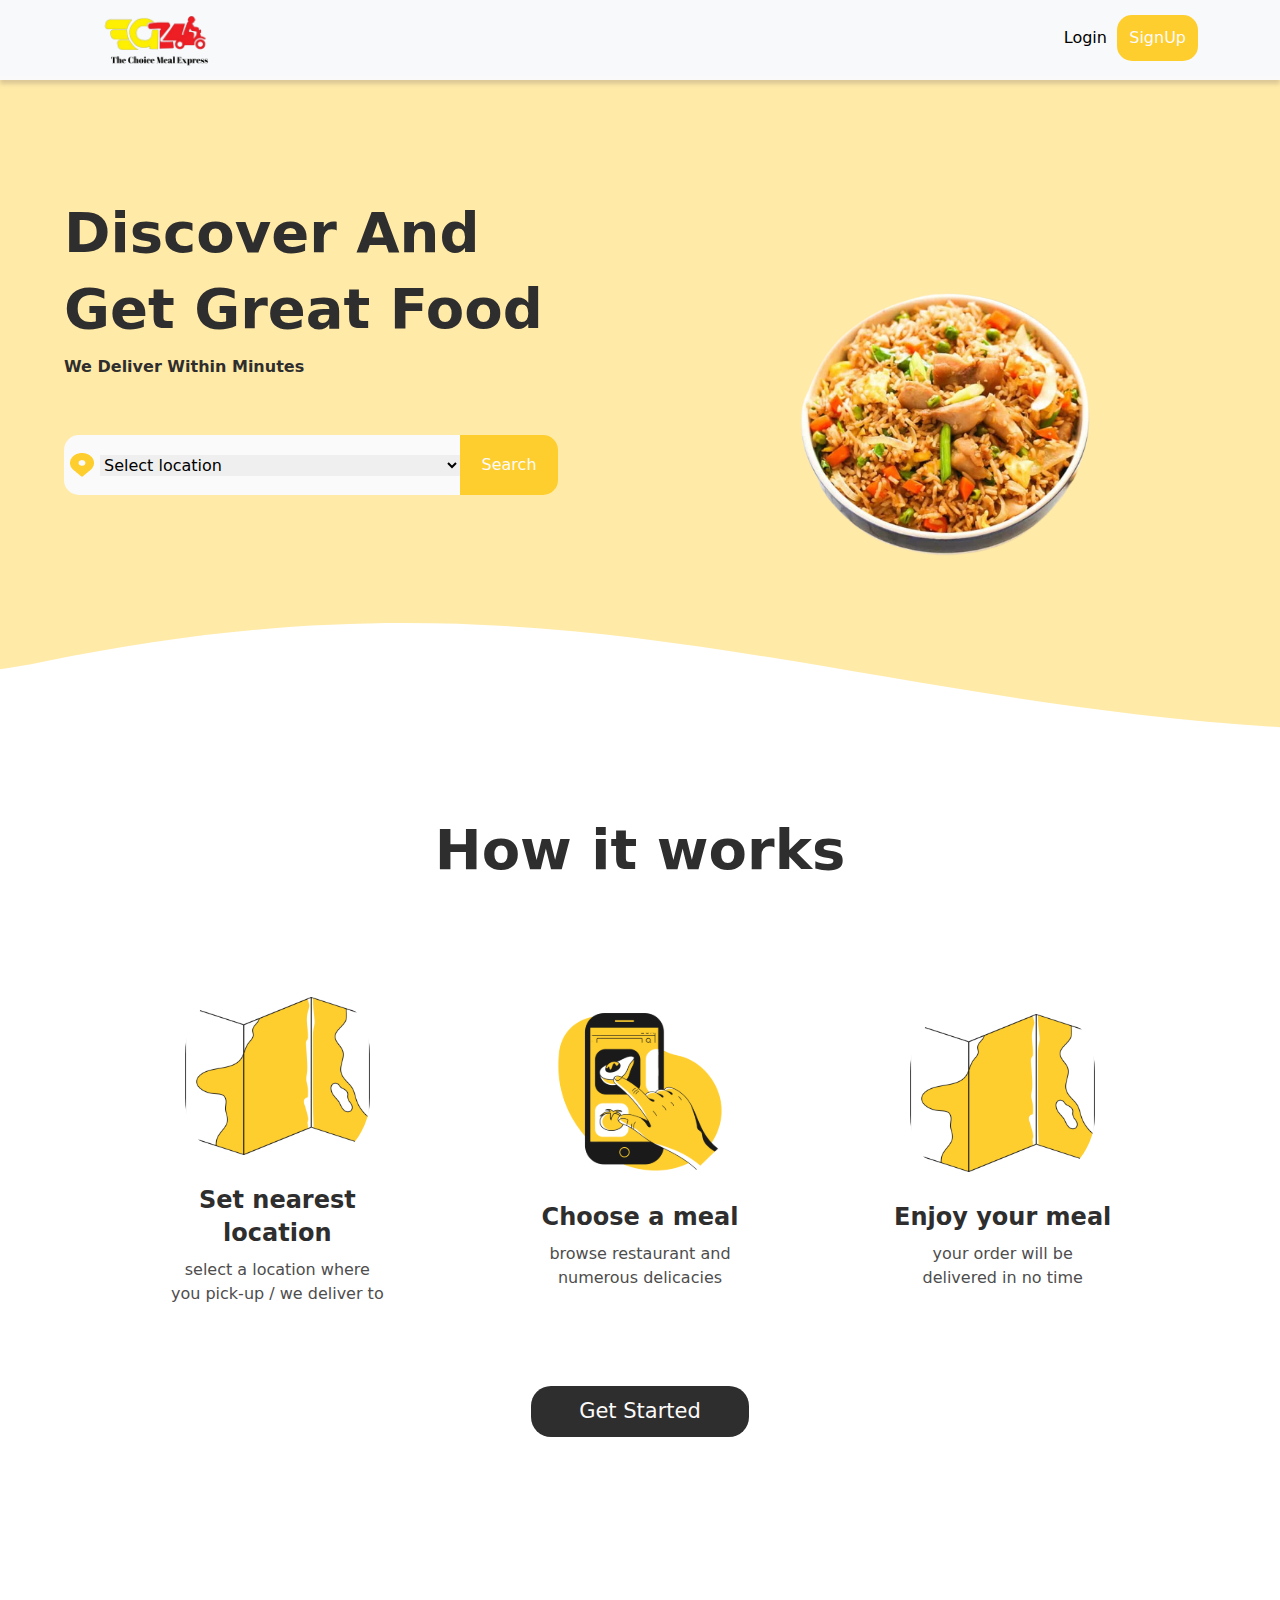
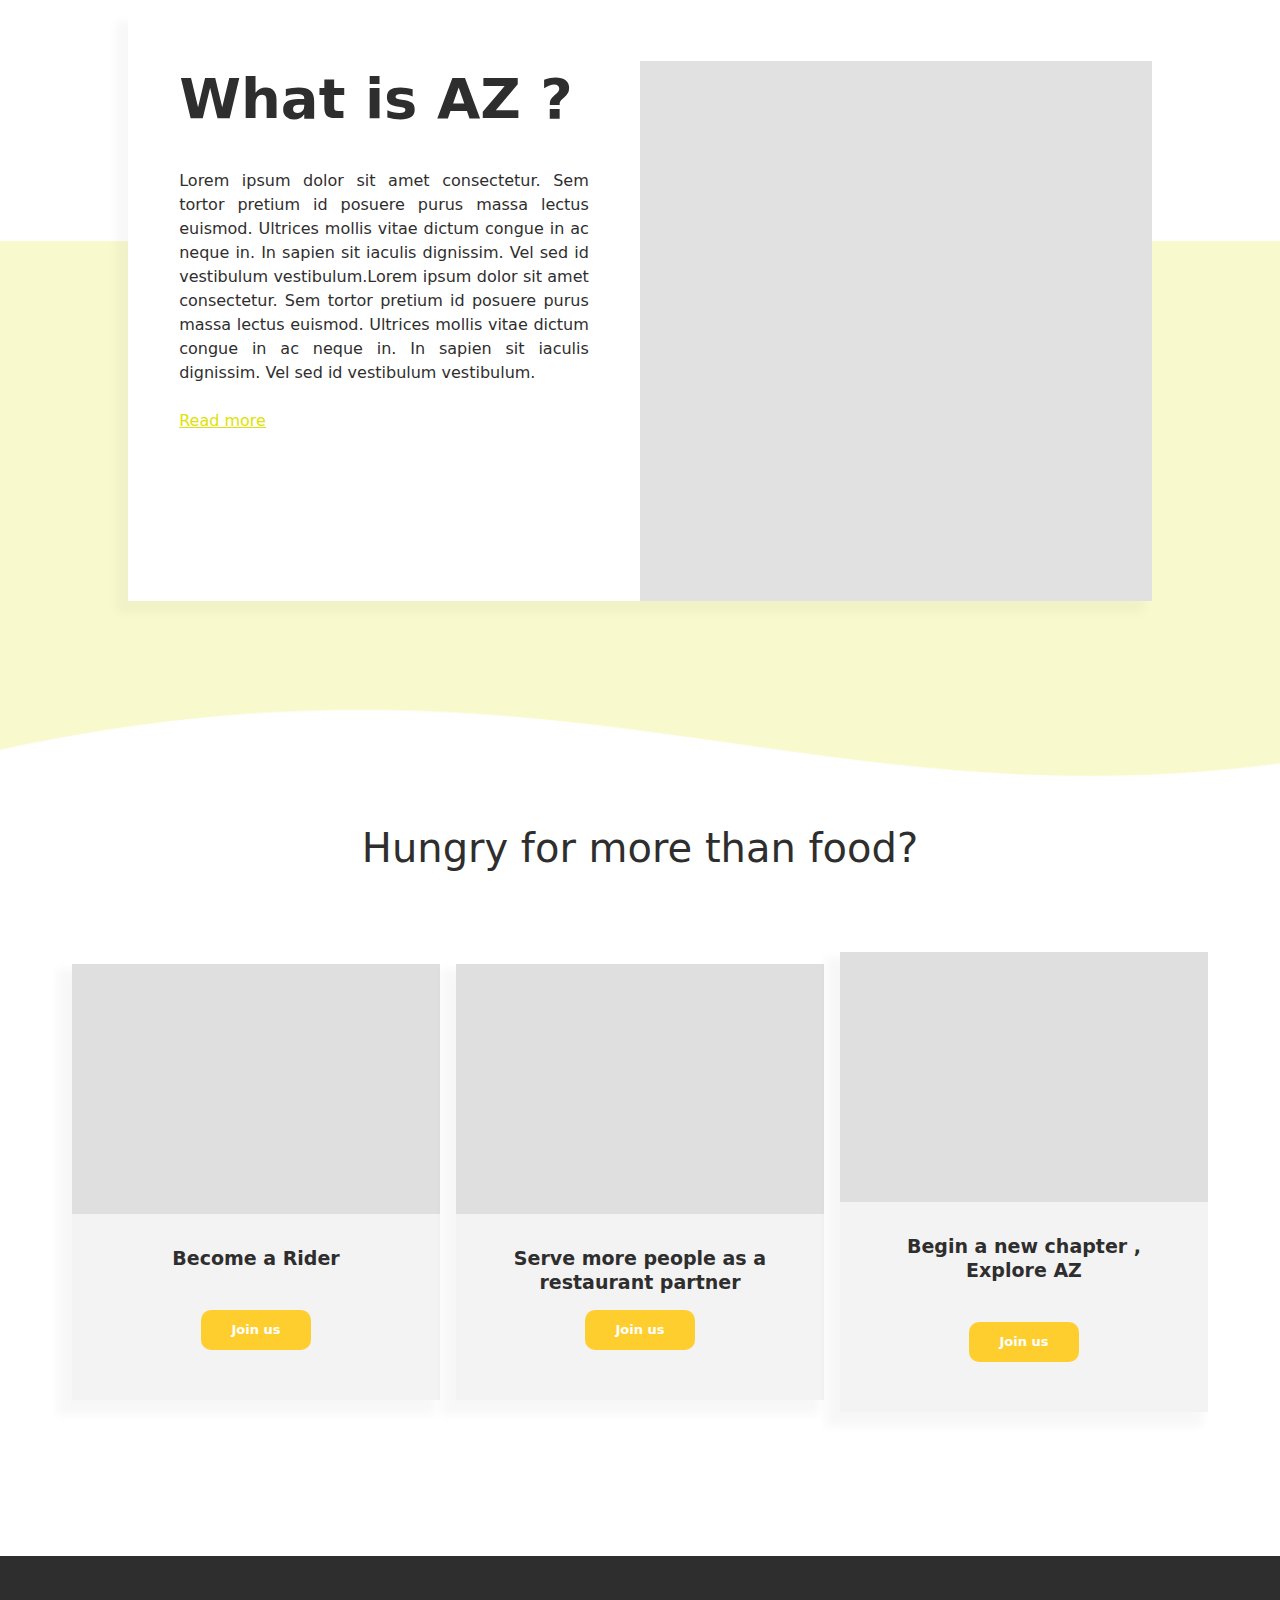
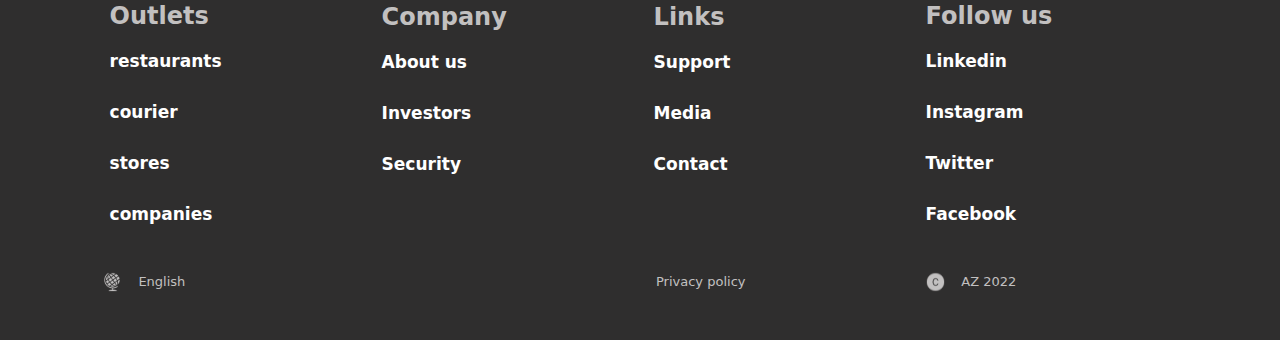
<file: index.html>
<!DOCTYPE html>
<html lang="en">
<head>
    <meta charset="UTF-8">
    <meta http-equiv="X-UA-Compatible" content="IE=edge">
    <meta name="viewport" content="width=device-width, initial-scale=1.0">
    <link href="https://cdn.jsdelivr.net/npm/bootstrap@5.2.2/dist/css/bootstrap.min.css" rel="stylesheet">
    <link rel="stylesheet" href="./Asset/style/style.css">
    <link rel="stylesheet" href="./Asset/style/media.css">

    <title>AZ</title>
</head>
<body onload="slider()">

<header class="h">
    <nav class="navbar navbar-expand-lg navbar-light bg-light f">
        <div class="container">
            <div class="test">
                <img src="./Asset/image/LOGO2.png" alt="">
            </div>
          <button class="navbar-toggler n-bar" type="button" data-bs-toggle="collapse" data-bs-target="#navbarNav" aria-controls="navbarNav" aria-expanded="false" aria-label="Toggle navigation">
            <span class="navbar-toggler-icon"></span>
          </button>
          <div class="collapse navbar-collapse div1" id="navbarNav">
            <ul class="navbar-nav">
              <li class="nav-item">
                <a class="nav-link active" aria-current="page" href="./Pages/login.html">Login</a>
              </li>
              <li class="nav-item">
                <a class="nav-link" href="./Pages/signup.html">SignUp</a>
              </li>
              
            </ul>
          </div>
        </div>
      </nav>
</header>     


<div class="landing-page">
    <div class="contnt">
        <div class="text">
            <h1>Discover and get great food</h1>
            <p> We deliver within minutes</p>
            <form method="get" action="./Pages/vendors.html">
                <div class="input">
                    <div class="img">
                        <img src="./Asset/image/loc.png" alt="">
                    </div>
                    <!-- <input type="text" placeholder="Choose location"> -->
                    <div class="input-group mb4">
                        <select class=" mb" id="inputGroupSelect02" required>
                            <option value="">Select location</option>
                          <option value="1">Omoku</option>
                          
                        </select>
                      </div>
                </div>
                <button type="submit" onclick="search()">Search</button>
            </form>
        </div>


        <div class="image">
            <div class="banner">
                <div class="slider">
                    <img src="./Asset/image/White-Chocolate-Cake-2040c48-removebg-preview.png" alt="" id="slideimg">
                </div>
                
            </div>
    </div>
</div>

</div>



<!-- HOW IT WORKS -->
<div class="how">
    <div class="first">
        <h1>How it works</h1>
    </div>

    <div class="second">
        <div class="one">
            <img src="./Asset/image/map.svg" alt="">
            <h4>Set nearest location</h4>
            <p>select a location where you pick-up / we deliver to</p>
        </div>


        <div class="one">
            <img src="./Asset/image/Ordering healthy food online.svg" alt="">
            <h4>Choose a meal</h4>
            <p>browse restaurant and numerous delicacies</p>
        </div>


        <div class="one">
            <img src="./Asset/image/map.svg" alt="">
            <h4>Enjoy your meal</h4>
            <p>your order will be delivered in no time</p>
        </div>
    </div>
    <div class="get">
        <a href="./Pages/signup.html"><button id="inputs">Get Started</button></a>
    </div>
</div>



<!-- WHAT IS AZ -->
<div class="meaning">
    <div class="cntnt">
        <div class="left">
            <h2>What is AZ ?</h2>
            <p>Lorem ipsum dolor sit amet consectetur. Sem tortor pretium id posuere purus massa lectus euismod. Ultrices mollis vitae dictum congue in ac neque in. In sapien sit iaculis dignissim. Vel sed id vestibulum vestibulum.Lorem ipsum dolor sit amet consectetur. Sem tortor pretium id posuere purus massa lectus euismod. Ultrices mollis vitae dictum congue in ac neque in. In sapien sit iaculis dignissim. Vel sed id vestibulum vestibulum.</p>
            <div class="anc">
                <a href="">Read more</a>
            </div>
        </div>

        <div class="right">
            <img src="./Asset/image/Rectangle 8.png" alt="">
        </div>
    </div>
</div>

<div class="grey">

</div>


<!-- Hungry for more -->
<div class="more">
    <div class="m-one">
        <h1>Hungry for more than food?</h1>
    </div>

    <div class="m-two">
        <div class="m-two-a">
            <img src="./Asset/image/Rectangle 8.png" alt="">
            <div class="txt">
                <h4>Become a Rider</h4> <br>

                <a href="./Pages/Rsignup.html"><button>Join us</button></a>
            </div>
        </div>

        <div class="m-two-a">
            <img src="./Asset/image/Rectangle 8.png" alt="">
            <div class="txt">
                <h4>Serve more people as a restaurant partner</h4>


                <a href="./Pages/Vsignup.html"><button>Join us</button></a>
            </div>
        </div>

        <div class="m-two-a">
            <img src="./Asset/image/Rectangle 8.png" alt="">
            <div class="txt">
                <h4>Begin a new chapter , Explore AZ</h4> <br>

                <a href="./Pages/signup.html"><button>Join us</button></a>
            </div>
        </div>
    </div>
</div>
    
<footer>
    <div class="foot">
        <div class="foot1">
            <h4>Outlets</h4>
            <ul>
                <li><a href=""> restaurants</a></li>
                <li><a href=""> courier</a></li>
                <li><a href=""> stores</a></li>
                <li><a href=""> companies</a></li>
            </ul>
        </div>

        <div class="foot1">
            <h4>Company</h4>
                <ul>
                    <li><a href="">About us</a></li>
                    <li><a href="">Investors</a></li>
                    <li><a href="">Security</a></li><br>
                </ul>
        </div>

        <div class="foot1">
            <h4>Links</h4>
            <ul>
                <li><a href="">Support</a></li>
                <li><a href="">Media</a></li>
                <li><a href="">Contact</a></li><br>
            </ul>
        </div>

        <div class="foot1">
            <h4>Follow us</h4>
            <ul>
                <li><a href="">Linkedin</a></li>
                <li><a href="">Instagram</a></li>
                <li><a href="">Twitter</a></li>
                <li><a href="">Facebook</a></li>
            </ul>
        </div>
    </div>


    <div class="main-footer">
        <div class="eng">
            <img src="./Asset/image/Earth Globe.svg" alt="">
            <p>English</p>
        </div>

        <div class="second-f">
            <div class="policy">
                <p>Privacy policy</p>
             </div>
    
            <div class="copy">
                <img src="./Asset/image/Circled C.svg" alt="">
                <p>AZ 2022</p>
            </div>
        </div>

        
    </div>

</footer>

    <script src="https://cdn.jsdelivr.net/npm/bootstrap@5.2.2/dist/js/bootstrap.bundle.min.js"></script>
    <script src="./Script/main.js"></script>


    <script>
        function search(){
        if(document.getElementById('input1').value == "") {
        alert('Please enter your first name');
        return false;
    } else {
        return false
    }
   
}

    </script>
</body>
</html>
</file>
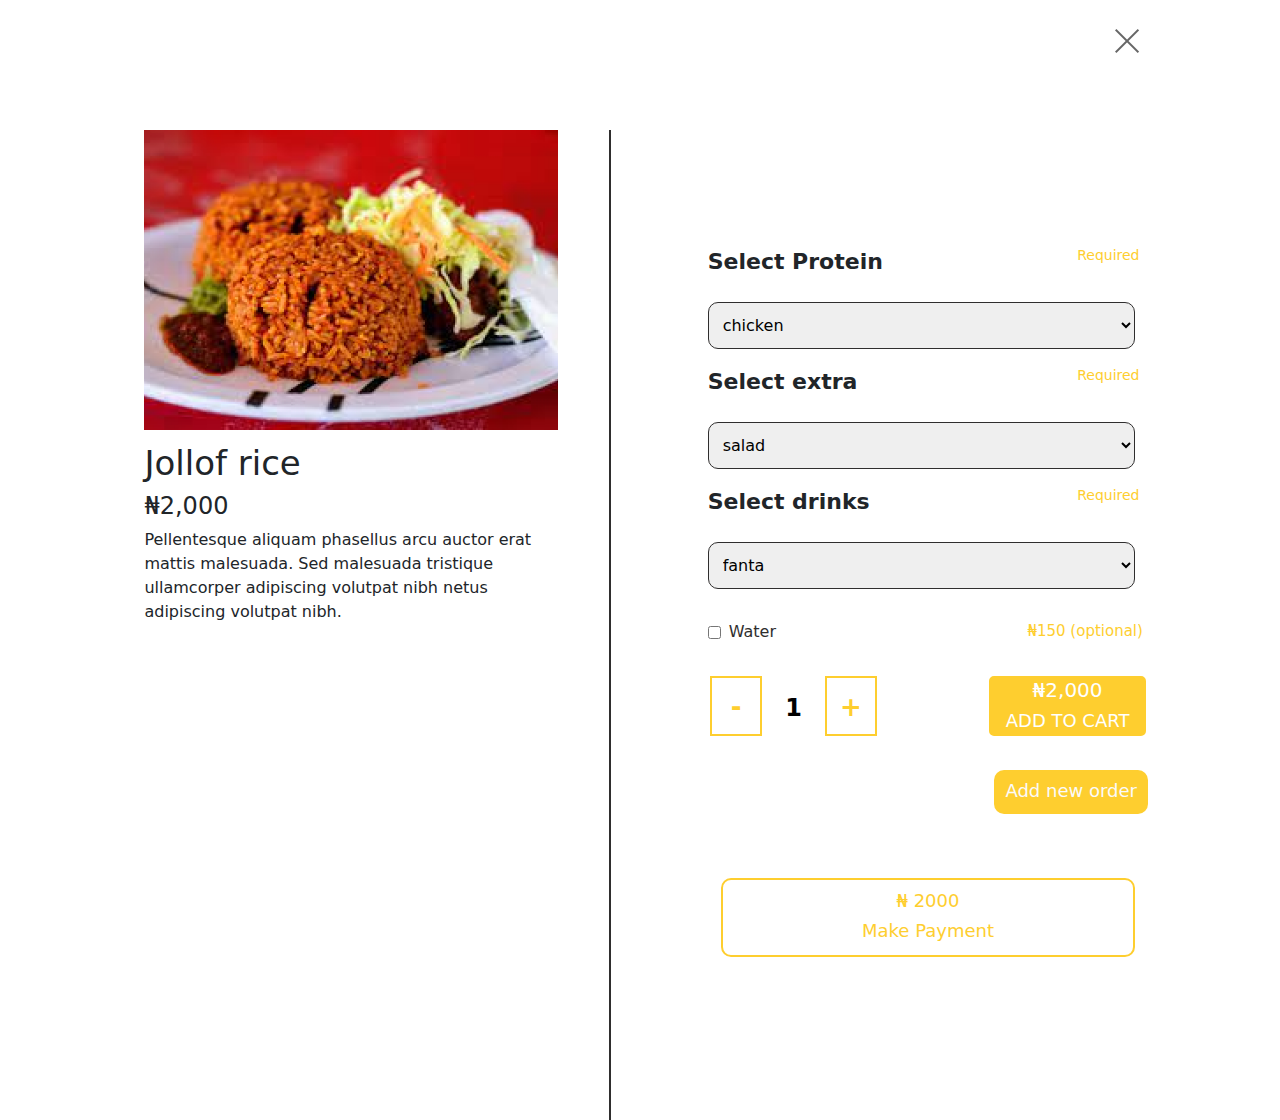
<file: Pages/cart.html>
<!DOCTYPE html>
<html lang="en">
<head>
  <meta charset="UTF-8">
  <meta http-equiv="X-UA-Compatible" content="IE=edge">
  <link href="https://cdn.jsdelivr.net/npm/bootstrap@5.2.2/dist/css/bootstrap.min.css" rel="stylesheet">
  <link rel="stylesheet" href="../Asset/style/style.css">
  <link rel="stylesheet" href="../Asset/style/media.css">
  <meta name="viewport" content="width=device-width, initial-scale=1.0">
  <title>Cart </title>
</head>
<body onload="refresh()">
  <section class="cart">
    <a href="../Pages/vendor.html"><div class="x"><img src="../Asset/image/x.svg" alt=""></div></a>

    <div class="cart-c">
      <div class="cart-left">
        <div class="c-img">
          <img src="../Asset/image/cart-f.png" alt="">
        </div>
        <div class="cart-lc">
          <h3>Jollof rice</h3>
          <h4> ₦2,000</h4>
          <p>Pellentesque aliquam phasellus arcu auctor erat mattis malesuada. Sed malesuada tristique ullamcorper adipiscing volutpat nibh netus adipiscing volutpat nibh.</p>
        </div>
      </div>

      <form action="../Pages/check.html" method="get">
        <div class="form-c" id="form-one">
          <label for="">Select Protein <span>Required</span></label> <br>
            <select name="first" id="first" required>
              <option value="1">chicken</option>
              <option value="2">beef</option>
              <option value="3">catfish</option>
          <select> <br>

          <label for="">Select extra <span>Required</span></label> <br>
            <select name="second" id="second" required>
              <option value="1">salad</option>
              <option value="2">moi moi</option>
            <select><br>


          <label for="">Select drinks <span>Required</span></label> <br>

            <select name="third" id="third" required>
              <option value="1">fanta</option>
              <option value="2">coke</option>
              <option value="3">sprite</option>
          <select>

            <div class="water">
              <input type="checkbox" name="" id="inputc" onclick="check1()" ><p>Water <span><span id="water">₦150 </span>(optional)</span></p>

            </div>


            <div class="add-cart">
              <div class="first">
                  <button id="decrement">-</button>
                  <button class="one" id="quantity"></button>
                  <button id="increment">+</button>
                  
              </div>
              <div class="second">
                <button type="submit" style="border-radius: 5px;" class="add"><div class="add">
                  <h5> ₦<span id="price">2,000</span></h5>
                  <h4>ADD TO CART</h4>
                </div></button>
              </div>
            </div>

            <div class="new newww" id="order">
              <h6>Add new order</h6>
            </div>

        </div>

        <!-- <div class="add-to-cart">
          <div class="minus-c">
            <div class="minus">
              <span>&minus;</span>
            </div>
            <div class="minus num-items">
              <span>1</span>
            </div>
            <div class="minus">
              <span>&plus;</span>
            </div>
          </div>
          
        </div> -->




        <div class="form-c" id="form-two">
          <label for="">Select Protein <span>Required</span></label> <br>
            <select name="first" id="first" required>
              <option value="1">chicken</option>
              <option value="2">beef</option>
              <option value="3">catfish</option>
          <select> <br>

          <label for="">Select extra <span>Required</span></label> <br>
            <select name="second" id="second" required>
              <option value="1">salad</option>
              <option value="2">moi moi</option>
            <select><br>


          <label for="">Select drinks <span>Required</span></label> <br>

            <select name="third" id="third" required>
              <option value="1">fanta</option>
              <option value="2">coke</option>
              <option value="3">sprite</option>
          <select>

            <div class="water">
              <input type="checkbox" name="" id="inputc" onclick="check1()" ><p>Water <span><span id="water">₦150 </span>(optional)</span></p>

            </div>


            <div class="add-cart">
              <div class="first">
                  <button id="decrement">-</button>
                  <button class="one" id="quantity"></button>
                  <button id="increment">+</button>
                  
              </div>
              <div class="second">
                <button type="submit" style="border-radius: 5px;" class="add"><div class="add">
                  <h5> ₦<span id="price">2,000</span></h5>
                  <h4>ADD TO CART</h4>
                </div></button>
              </div>
  
            </div>

            <div class="new newww" id="prev">
              <h6>Previous Order</h6>
            </div>
        </div>

        <!-- <div class="add-to-cart">
          <div class="minus-c">
            <div class="minus">
              <span>&minus;</span>
            </div>
            <div class="minus num-items">
              <span>1</span>
            </div>
            <div class="minus">
              <span>&plus;</span>
            </div>
          </div>
          
        </div> -->


        <div class="new neww" >
          <h6>₦ <span>2000</span></h6> 
          <h6>Make Payment</h6>
        </div>
        
      </form>
    </div>
  </section>

  <script src="https://cdnjs.cloudflare.com/ajax/libs/jquery/3.6.1/jquery.min.js" integrity="sha512-aVKKRRi/Q/YV+4mjoKBsE4x3H+BkegoM/em46NNlCqNTmUYADjBbeNefNxYV7giUp0VxICtqdrbqU7iVaeZNXA==" crossorigin="anonymous" referrerpolicy="no-referrer"></script>

  <script src="https://cdn.jsdelivr.net/npm/bootstrap@5.2.2/dist/js/bootstrap.bundle.min.js"></script>

  <script src="../Script/cart.js"></script>

  <script>
    var order = document.getElementById('order');
    var formOne = document.getElementById('form-one');
    var formTwo = document.getElementById('form-two');
    var prev = document.getElementById('prev')

    order.addEventListener('click', function(){
      formOne.style.display = 'none'
      formTwo.style.display = 'block'
    })

    prev.addEventListener('click', function(){
      formOne.style.display = 'block'
      formTwo.style.display = 'none'
    })


  </script>
</body>
</html>
</file>
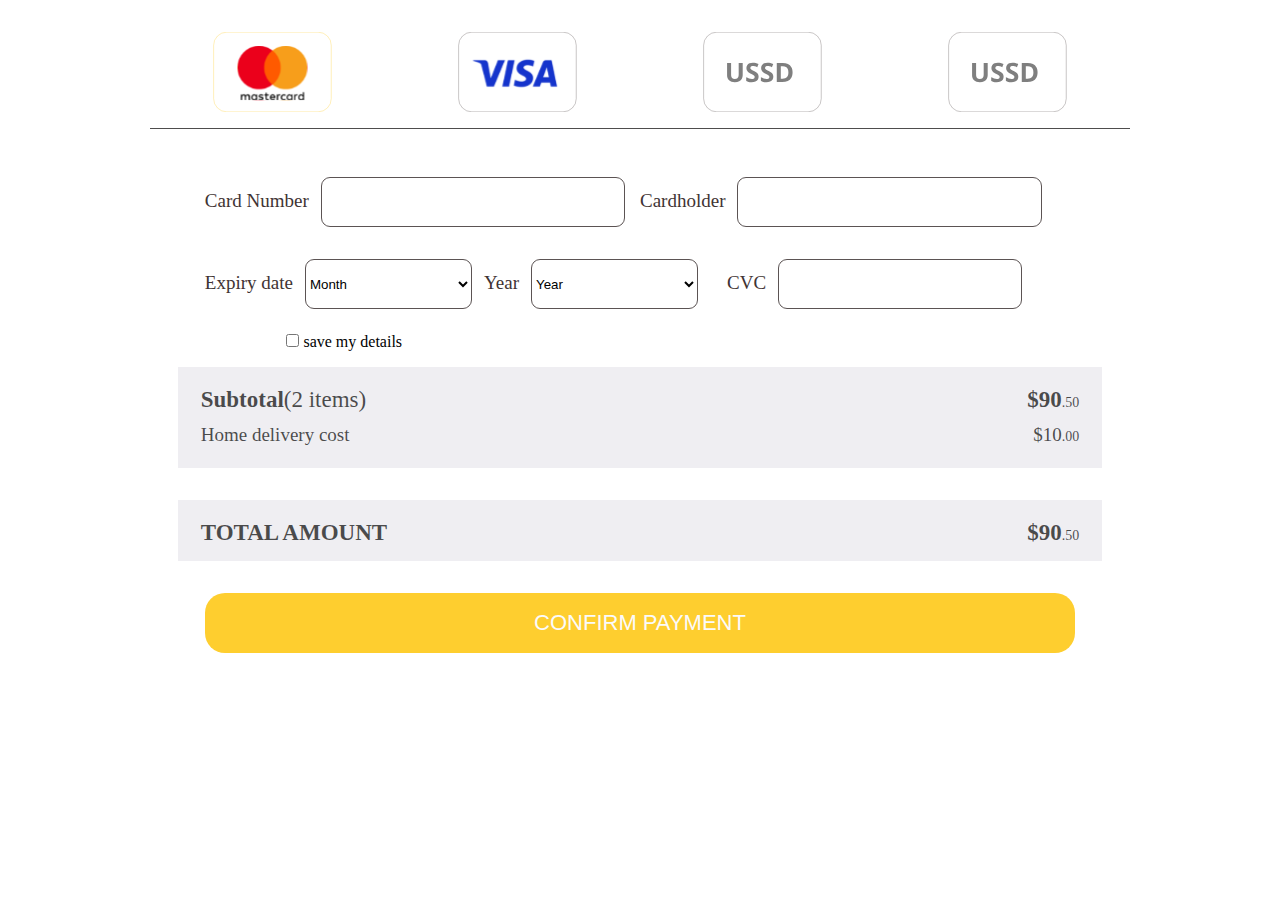
<file: Pages/checkout.html>
<!DOCTYPE html>
<html lang="en">
<head>
    <meta charset="UTF-8">
    <meta http-equiv="X-UA-Compatible" content="IE=edge">
    <meta name="viewport" content="width=device-width, initial-scale=1.0">
    <link rel="stylesheet" href="../Asset/style/style.css">
    <link rel="stylesheet" href="../Asset/style/media.css">
    <title>CHECKOUT</title>
</head>
<body>
    <form class="check-form">
        <div class="checkout-one">
            <div class="checkout1">
                <img src="../Asset/image/master.svg" alt="">
            </div>
            <div class="checkout1">
                <img src="../Asset/image/visa.svg" alt="">
            </div>
            <div class="checkout1">
                <img src="../Asset/image/ussd.svg" alt="">
            </div>
            <div class="checkout1">
                <img src="../Asset/image/ussd.svg" alt="">
            </div>
        </div>

        <div class="checkout-two">
            <div class="check1">
                <div class="num">
                    <label for="card">Card Number</label>
                    <input type="text" name="" id="" required>
                </div>
                <div class="holder">
                    <label for="holder">Cardholder</label>
                    <input type="text" name="" id="">
                </div>
            </div>
            <div class="check2">
                <div class="date">
                    <label for="date">Expiry date</label>
                    <select name="month" id="month" required>
                        <option value="">Month</option>
                        <option value="j">January</option>
                        <option value="f">February</option>
                        <option value="m">March</option>
                        <option value="a">April</option>
                        <option value="m">May</option>
                        <option value="jn">June</option>
                        <option value="jl">July</option>
                        <option value="au">August</option>
                        <option value="s">September</option>
                        <option value="o">October</option>
                        <option value="n">November</option>
                        <option value="d">December</option>
                        </select>

                        <label for="year">Year</label>
                    <select name="year" id="year" required>
                        <option value="">Year</option>
                        <script>
                            for (let i = 1960; i <= 2002; i++) {
                                document.write(`<option value="${i}">${i}</option>`)
                            }
                        </script>
                    <select>

                </div>
                <div class="cvc">
                    <label for="cvc">CVC</label>
                    <input type="text" name="" id="">
                </div>
            </div>
            
        </div>
        <div class="check">
            <input type="checkbox" name="" id=""> <label for="save">save my details</label>
        </div>

        <div class="total">
            <div class="total-text">
                <div class="total1">
                    <h4>Subtotal<span>(2 items)</span></h4>
                    <h4>$90<span class="span">.50</span></h4>
                </div>
                <div class="total1">
                    <p>Home delivery cost</p>
                    <p>$10<span class="span">.00</span></p>
                </div>
                

            </div>
            <div class="total-text1">
                <div class="total1">
                    <h4>TOTAL AMOUNT</h4>
                    <h4>$90<span class="span">.50</span></h4>
                </div>

            </div>
        </div>
        <div class="submit">
            <button type="submit">CONFIRM PAYMENT</button>
        </div>
        
    </form>


    <script src="../Script/main.js"></script>
</body>
</html>
</file>
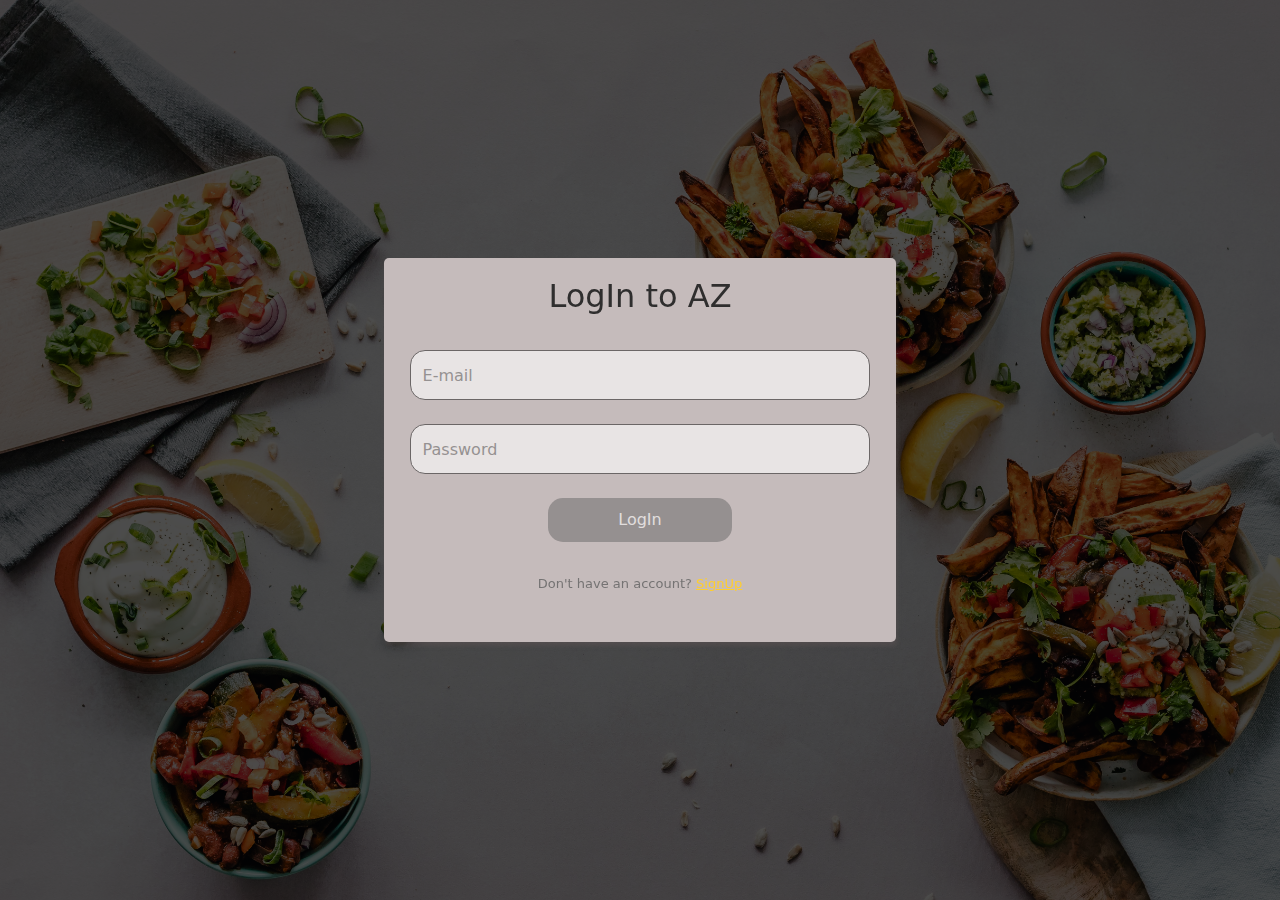
<file: Pages/login.html>
<!DOCTYPE html>
<html lang="en">
<head>
    <meta charset="UTF-8">
    <meta http-equiv="X-UA-Compatible" content="IE=edge">
    <meta name="viewport" content="width=device-width, initial-scale=1.0">
    <link href="https://cdn.jsdelivr.net/npm/bootstrap@5.2.2/dist/css/bootstrap.min.css" rel="stylesheet">
    <link href="https://cdn.jsdelivr.net/npm/bootstrap@5.2.2/dist/css/bootstrap.min.css" rel="stylesheet">
    <link rel="stylesheet" href="../Asset/style/style.css">
    <link rel="stylesheet" href="../Asset/style/media.css">
    <title>AZ - LogIn</title>
</head>
<body>
    <section class="sign">

        <div class="img-b"></div>
        <div class="signup">

            <form action="../Pages/Svendors.html" method="get">
            <h1>LogIn to AZ</h1>
            <input type="email" name="" id="email" placeholder="E-mail" required><br>
            <input type="password" name="" id="password" placeholder="Password" required><br>
            <button type="submit" onclick="check()">LogIn</button>

            <div class="acct">
                <p class="para">Don't have an account? <span><a href="../Pages/signup.html">SignUp</a></span></p>
            </div>
            
        </div>
    </form>
    </section>


    <script src="https://cdn.jsdelivr.net/npm/bootstrap@5.2.2/dist/js/bootstrap.bundle.min.js"></script>
    <script src="../Script/main.js"></script>


    <script>
        
        function check(){
    if (full.value == "") {
        alert('Please enter your full name');
        return false;
    } 


    if(document.getElementById('email').value == ""){
        alert('Please enter your email');
       return false
    }
    else if(document.getElementById('password').value == ""){
        alert('Please choose a password');
       return false
    }
    else{
       
    }

}





    </script>
</body>
</html>
</file>
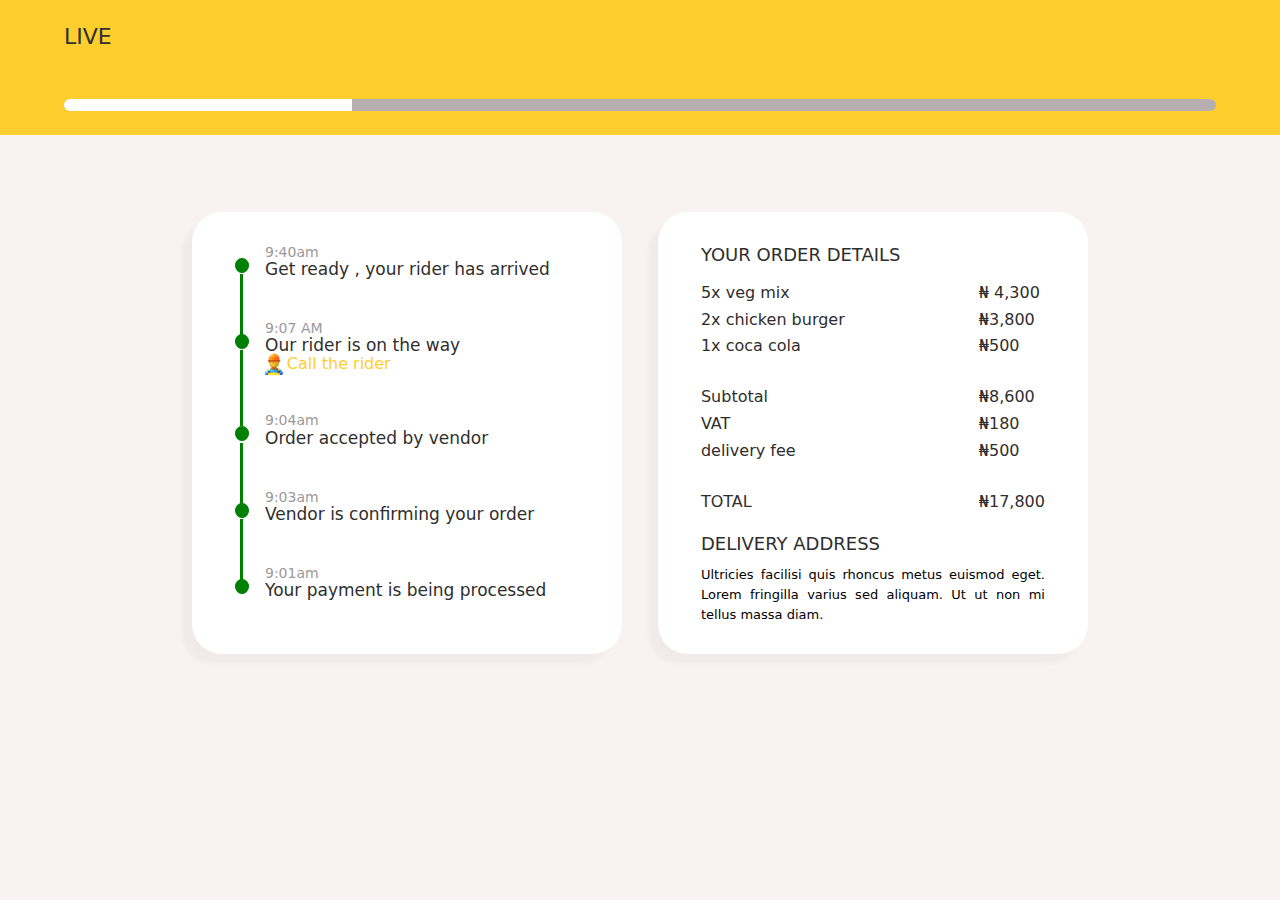
<file: Pages/progress.html>
<!DOCTYPE html>
<html lang="en">
<head>
    <meta charset="UTF-8">
    <meta http-equiv="X-UA-Compatible" content="IE=edge">
    <meta name="viewport" content="width=device-width, initial-scale=1.0">
    <link href="https://cdn.jsdelivr.net/npm/bootstrap@5.2.2/dist/css/bootstrap.min.css" rel="stylesheet">
    <link rel="stylesheet" href="../Asset/style/style.css">
    <link rel="stylesheet" href="../Asset/style/media.css">
    <title>Meal Progress</title>
</head>
<body>
    <div class="meal">
        <div class="m-bar">
            <h3>LIVE</h3>
            <div class="progress prog">
                <div class="progress-bar bar" role="progressbar" style="width: 25%" aria-valuenow="25" aria-valuemin="0" aria-valuemax="100"></div>
              </div>
        </div>
        <div class="meal-c">
            <div class="m-left">
                <div class="m-leftc">
                    <div class="m-flex">
                        <input type="checkbox" name="" id="" class="checkbox">
                        <div class="m-time">
                            <p> 9:40am </p>
                            <h6>Get ready , your rider has arrived</h6>
                        </div>
                    </div>
                    
                </div>
                <div class="abss"></div>
                <div class="m-leftc m-l">
                    <div class="m-flex">
                        <input type="checkbox" name="" id="" class="checkbox">
                        <div class="m-time">
                            <p> 9:07 AM </p>
                            <h6>Our rider is on the way</h6>
                        </div>
                        
                    </div>
                    <div class="rider">
                        <img src="../Asset/image/worker.png" alt="">
                        <a href="">Call the rider</a>
                    </div>
                    
                </div>

                <div class="m-leftc">
                    <div class="m-flex">
                        <input type="checkbox" name="" id="" class="checkbox">
                        <div class="m-time">
                            <p> 9:04am </p>
                            <h6>Order accepted by vendor</h6>
                        </div>
                    </div>
                    
                </div>

                <div class="m-leftc">
                    <div class="m-flex">
                        <input type="checkbox" name="" id="" class="checkbox">
                        <div class="m-time">
                            <p> 9:03am </p>
                            <h6>Vendor is confirming your order</h6>
                        </div>
                    </div>
                    
                </div>

                <div class="m-leftc m-m">
                    <div class="m-flex">
                        <input type="checkbox" name="" id="" class="checkbox">
                        <div class="m-time">
                            <p> 9:01am </p>
                            <h6>Your payment is being processed</h6>
                        </div>
                    </div>
                    
                </div>

            </div>

            <div class="m-right">
                <h3>YOUR  ORDER DETAILS</h3>
                <div class="m-order">
                    <div class="m-lft">
                        <h4>5x veg mix</h4>
                        <h4>2x chicken burger</h4>
                        <h4>1x coca cola</h4><br>
                        <p>Subtotal</p>
                        <p>VAT</p>
                        <p>delivery fee</p><br>
                        <h4>TOTAL</h4>
                    </div>
                    <div class="m-rght">
                        <p>₦ 4,300</p>
                        <p>₦3,800</p>
                        <p>₦500</p><br>

                        <p>₦8,600</p>
                        <p>₦180</p>
                        <p>₦500</p><br>
                        <p>₦17,800</p>
                    </div>
                </div>

                <div class="m-last">
                    <h5>delivery address</h5>
                    <p>Ultricies facilisi quis rhoncus metus euismod eget. Lorem fringilla varius sed aliquam. Ut ut non mi tellus massa diam.</p>
                </div>
            </div>
        </div>
    </div>


    <script src="https://cdn.jsdelivr.net/npm/bootstrap@5.2.2/dist/js/bootstrap.bundle.min.js"></script>

    <script src="../Script/main.js"></script>
</body>
</html>
</file>
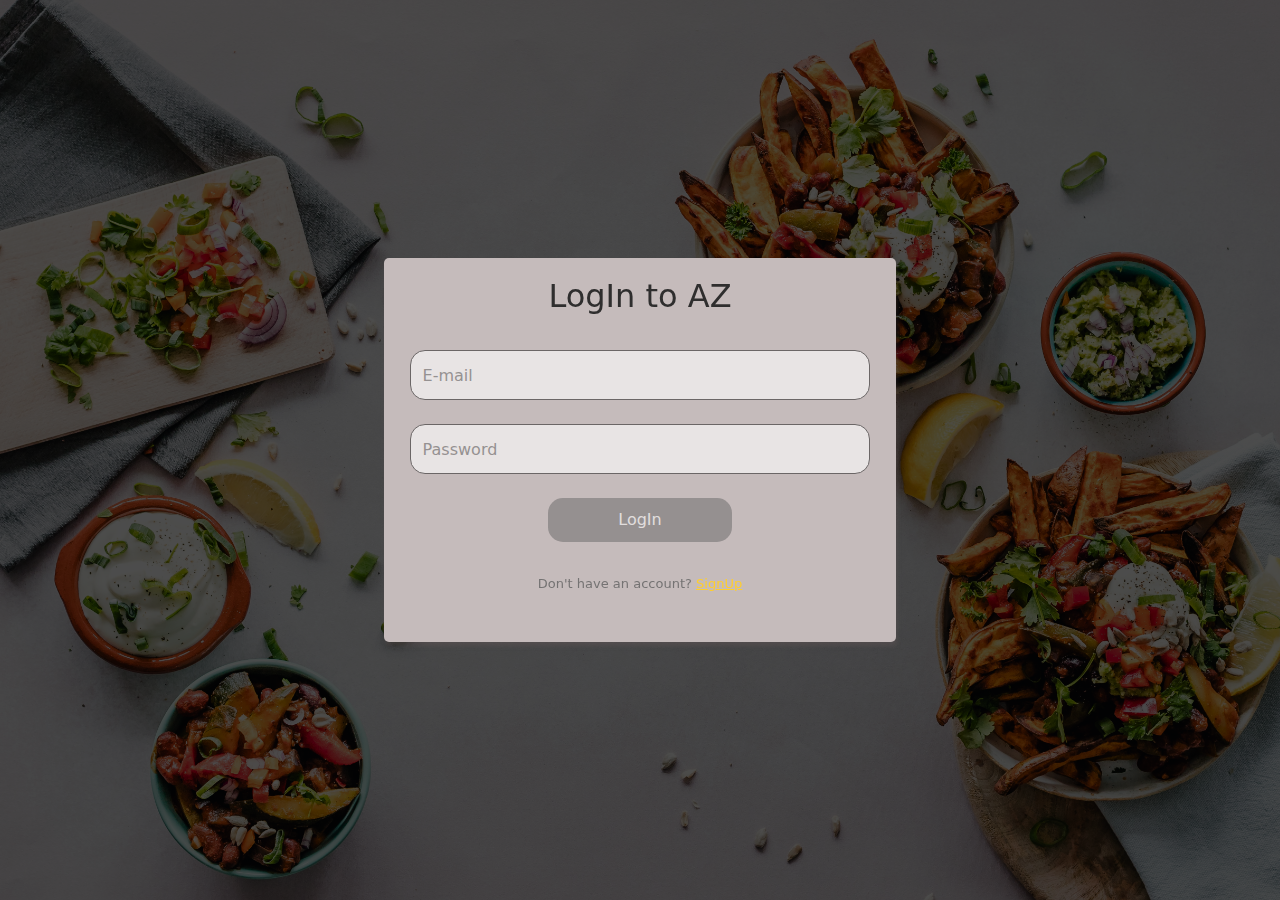
<file: Pages/Rlogin.html>
<!DOCTYPE html>
<html lang="en">
<head>
    <meta charset="UTF-8">
    <meta http-equiv="X-UA-Compatible" content="IE=edge">
    <meta name="viewport" content="width=device-width, initial-scale=1.0">
    <link href="https://cdn.jsdelivr.net/npm/bootstrap@5.2.2/dist/css/bootstrap.min.css" rel="stylesheet">
    <link href="https://cdn.jsdelivr.net/npm/bootstrap@5.2.2/dist/css/bootstrap.min.css" rel="stylesheet">
    <link rel="stylesheet" href="../Asset/style/style.css">
    <link rel="stylesheet" href="../Asset/style/media.css">
    <title>AZ -Riders LogIn</title>
</head>
<body>
    <section class="sign">

        <div class="img-b"></div>
        <div class="signup">

            <form action="../vendors/live.html" method="get">
            <h1>LogIn to AZ</h1>
            <input type="email" name="" id="email" placeholder="E-mail" required><br>
            <input type="password" name="" id="password" placeholder="Password" required><br>
            <button type="submit" onclick="check()">LogIn</button>

            <div class="acct">
                <p class="para">Don't have an account? <span><a href="../Pages/Rsignup.html">SignUp</a></span></p>
            </div>
            
        </div>
    </form>
    </section>


    <script src="https://cdn.jsdelivr.net/npm/bootstrap@5.2.2/dist/js/bootstrap.bundle.min.js"></script>
    <script src="../Script/main.js"></script>


    <script>
        
        function check(){
    if (full.value == "") {
        alert('Please enter your full name');
        return false;
    } 


    if(document.getElementById('email').value == ""){
        alert('Please enter your email');
       return false
    }
    else if(document.getElementById('password').value == ""){
        alert('Please choose a password');
       return false
    }
    else{
       
    }

}





    </script>
</body>
</html>
</file>
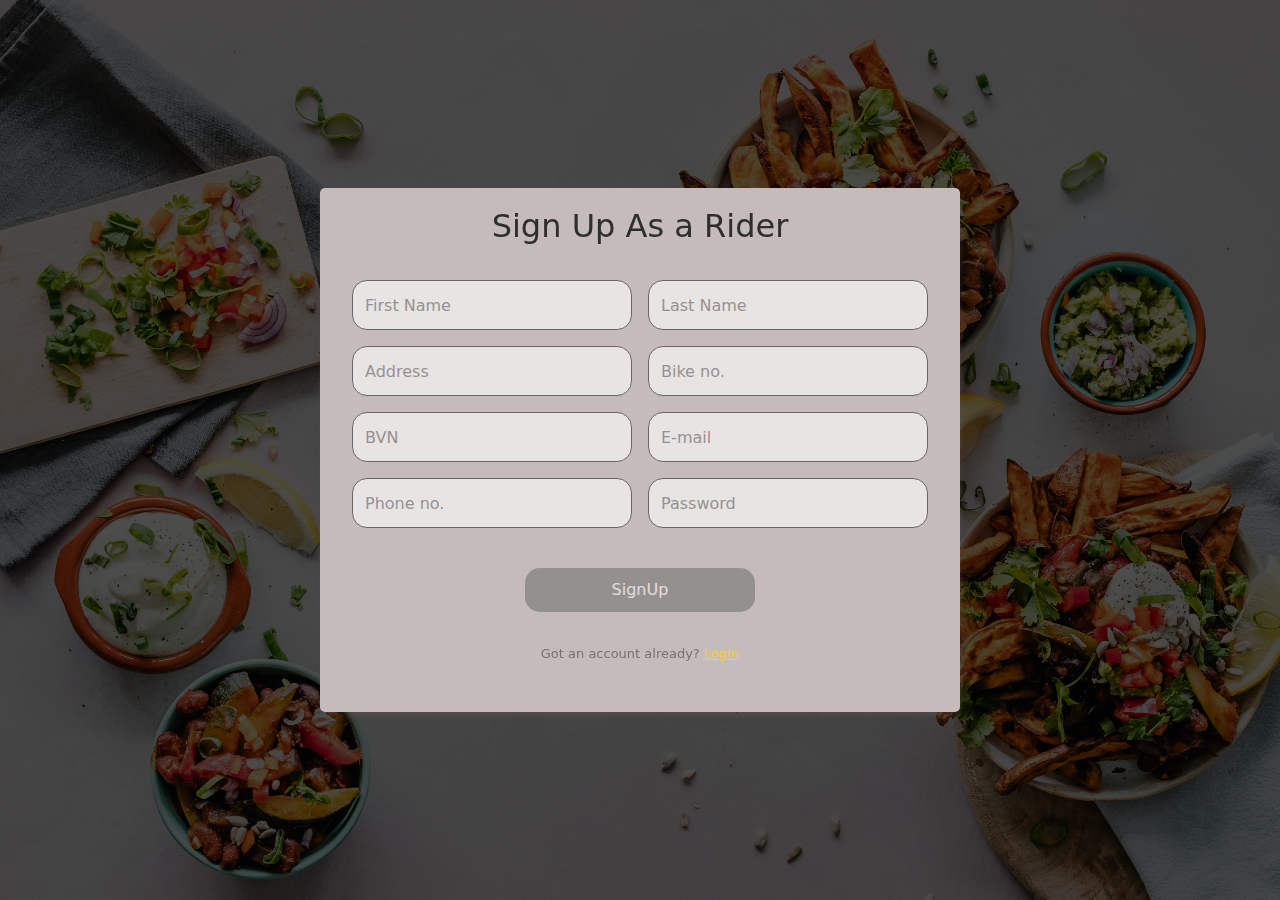
<file: Pages/Rsignup.html>
<!DOCTYPE html>
<html lang="en">
<head>
    <meta charset="UTF-8">
    <meta http-equiv="X-UA-Compatible" content="IE=edge">
    <meta name="viewport" content="width=device-width, initial-scale=1.0">
    <link href="https://cdn.jsdelivr.net/npm/bootstrap@5.2.2/dist/css/bootstrap.min.css" rel="stylesheet">
    <link href="https://cdn.jsdelivr.net/npm/bootstrap@5.2.2/dist/css/bootstrap.min.css" rel="stylesheet">
    <link rel="stylesheet" href="../Asset/style/style.css">
    <link rel="stylesheet" href="../Asset/style/media.css">
    <title>AZ - Rider SignUp</title>
</head>
<body>
    <section class="sign">

        <div class="img-b"></div>
        <div class="signup signup2">

            <form action="../Pages/login.html" method="get">
            <h1>Sign Up As a Rider</h1>
            <div class="input">
                <input type="text"  id="full" placeholder="First Name" required>
                <input type="text"  id="last" placeholder="Last Name" required>
                <input type="text"  id="address" placeholder="Address" required>
                <input type="text"  id="bike" placeholder="Bike no." required>
                <input type="text"  id="bvn" placeholder="BVN" required>
                <input type="email" name="" id="email" placeholder="E-mail" required>
                <input type="tel" name="" id="tel" placeholder="Phone no." required>
                <input type="password" name="" id="password" placeholder="Password" required><br>
            </div>
            <button type="submit" onclick="check()">SignUp</button>

            <div class="acct">
                <p class="para">Got an account already? <span><a href="../Pages/login.html">LogIn</a></span></p>
            </div>
            
        </div>
    </form>
    </section>


    <script src="https://cdn.jsdelivr.net/npm/bootstrap@5.2.2/dist/js/bootstrap.bundle.min.js"></script>
    <script src="../Script/main.js"></script>


    <script>
        
        function check(){
    if (full.value == "") {
        alert('Please enter your full name');
        return false;
    } 


    if(document.getElementById('email').value == ""){
        alert('Please enter your email');
       return false
    }
    else if(document.getElementById('password').value == ""){
        alert('Please choose a password');
       return false
    }
    else{
       
    }

}





    </script>
</body>
</html>
</file>
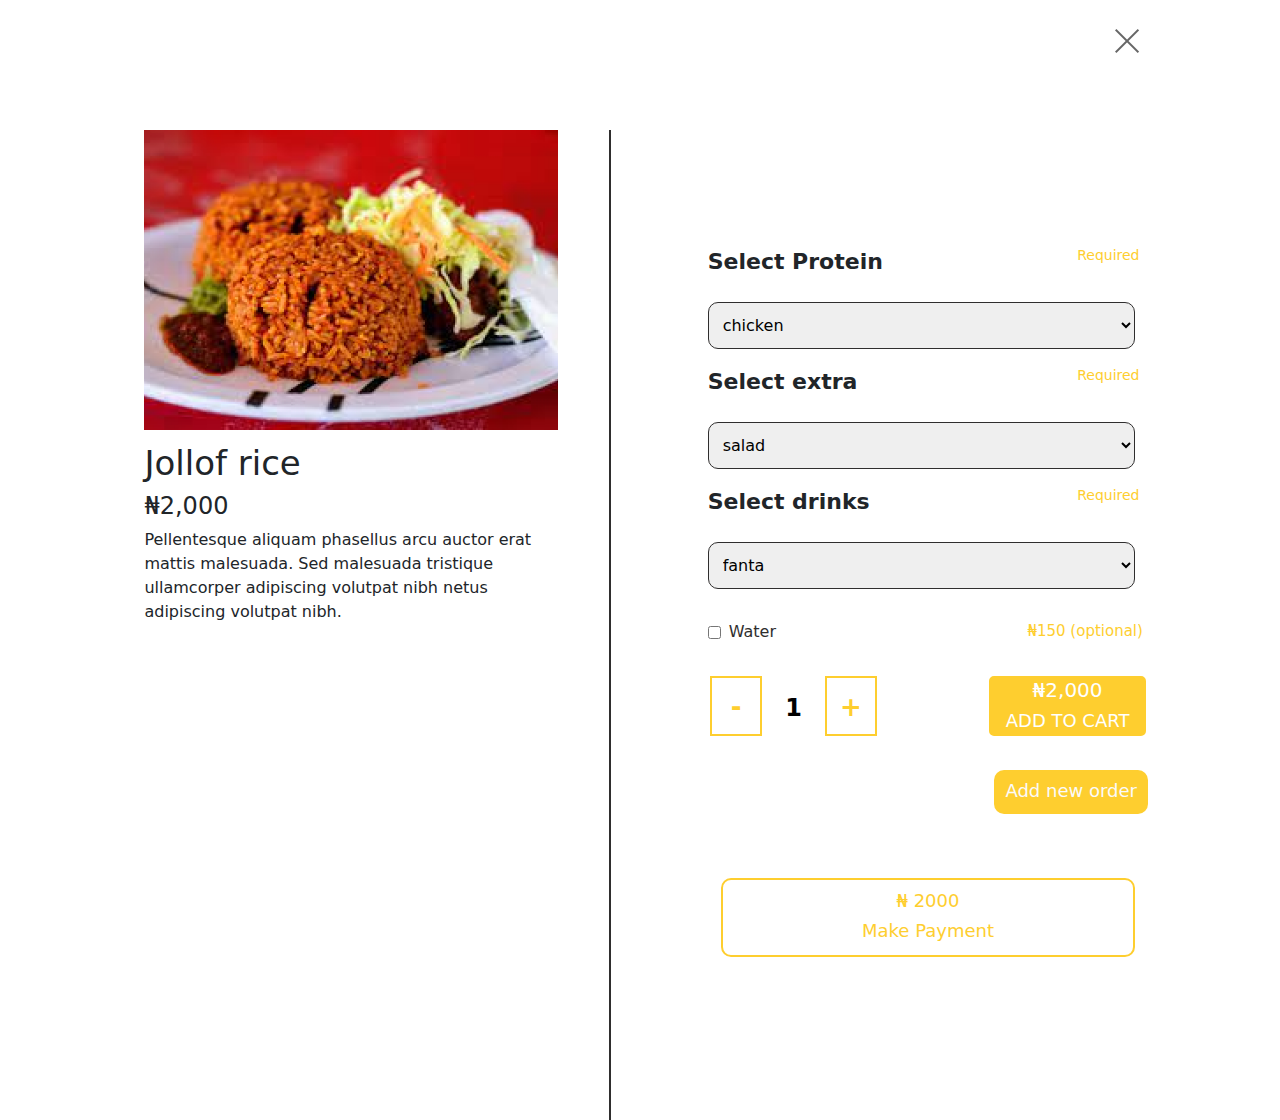
<file: Pages/Scart.html>
<!DOCTYPE html>
<html lang="en">
<head>
  <meta charset="UTF-8">
  <meta http-equiv="X-UA-Compatible" content="IE=edge">
  <link href="https://cdn.jsdelivr.net/npm/bootstrap@5.2.2/dist/css/bootstrap.min.css" rel="stylesheet">
  <link rel="stylesheet" href="../Asset/style/style.css">
  <link rel="stylesheet" href="../Asset/style/media.css">
  <meta name="viewport" content="width=device-width, initial-scale=1.0">
  <title>Cart </title>
</head>
<body onload="refresh()">
  <section class="cart">
    <a href="../Pages/Svendor.html"><div class="x"><img src="../Asset/image/x.svg" alt=""></div></a>

    <div class="cart-c">
      <div class="cart-left">
        <div class="c-img">
          <img src="../Asset/image/cart-f.png" alt="">
        </div>
        <div class="cart-lc">
          <h3>Jollof rice</h3>
          <h4> ₦2,000</h4>
          <p>Pellentesque aliquam phasellus arcu auctor erat mattis malesuada. Sed malesuada tristique ullamcorper adipiscing volutpat nibh netus adipiscing volutpat nibh.</p>
        </div>
      </div>

      <form action="../Pages/check.html" method="get">
        <div class="form-c" id="form-one">
          <label for="">Select Protein <span>Required</span></label> <br>
            <select name="first" id="first" required>
              <option value="1">chicken</option>
              <option value="2">beef</option>
              <option value="3">catfish</option>
          <select> <br>

          <label for="">Select extra <span>Required</span></label> <br>
            <select name="second" id="second" required>
              <option value="1">salad</option>
              <option value="2">moi moi</option>
            <select><br>


          <label for="">Select drinks <span>Required</span></label> <br>

            <select name="third" id="third" required>
              <option value="1">fanta</option>
              <option value="2">coke</option>
              <option value="3">sprite</option>
          <select>

            <div class="water">
              <input type="checkbox" name="" id="inputc" onclick="check1()" ><p>Water <span><span id="water">₦150 </span>(optional)</span></p>

            </div>


            <div class="add-cart">
              <div class="first">
                  <button id="decrement">-</button>
                  <button class="one" id="quantity"></button>
                  <button id="increment">+</button>
                  
              </div>
              <div class="second">
                <button type="submit" style="border-radius: 5px;" class="add"><div class="add">
                  <h5> ₦<span id="price">2,000</span></h5>
                  <h4>ADD TO CART</h4>
                </div></button>
              </div>
            </div>

            <div class="new newww" id="order">
              <h6>Add new order</h6>
            </div>

        </div>

        <!-- <div class="add-to-cart">
          <div class="minus-c">
            <div class="minus">
              <span>&minus;</span>
            </div>
            <div class="minus num-items">
              <span>1</span>
            </div>
            <div class="minus">
              <span>&plus;</span>
            </div>
          </div>
          
        </div> -->




        <div class="form-c" id="form-two">
          <label for="">Select Protein <span>Required</span></label> <br>
            <select name="first" id="first" required>
              <option value="1">chicken</option>
              <option value="2">beef</option>
              <option value="3">catfish</option>
          <select> <br>

          <label for="">Select extra <span>Required</span></label> <br>
            <select name="second" id="second" required>
              <option value="1">salad</option>
              <option value="2">moi moi</option>
            <select><br>


          <label for="">Select drinks <span>Required</span></label> <br>

            <select name="third" id="third" required>
              <option value="1">fanta</option>
              <option value="2">coke</option>
              <option value="3">sprite</option>
          <select>

            <div class="water">
              <input type="checkbox" name="" id="inputc" onclick="check1()" ><p>Water <span><span id="water">₦150 </span>(optional)</span></p>

            </div>


            <div class="add-cart">
              <div class="first">
                  <button id="decrement">-</button>
                  <button class="one" id="quantity"></button>
                  <button id="increment">+</button>
                  
              </div>
              <div class="second">
                <button type="submit" style="border-radius: 5px;" class="add"><div class="add">
                  <h5> ₦<span id="price">2,000</span></h5>
                  <h4>ADD TO CART</h4>
                </div></button>
              </div>
  
            </div>

            <div class="new newww" id="prev">
              <h6>Previous Order</h6>
            </div>
        </div>

        <!-- <div class="add-to-cart">
          <div class="minus-c">
            <div class="minus">
              <span>&minus;</span>
            </div>
            <div class="minus num-items">
              <span>1</span>
            </div>
            <div class="minus">
              <span>&plus;</span>
            </div>
          </div>
          
        </div> -->


        <div class="new neww" >
          <h6>₦ <span>2000</span></h6> 
          <h6>Make Payment</h6>
        </div>
        
      </form>
    </div>
  </section>

  <script src="https://cdnjs.cloudflare.com/ajax/libs/jquery/3.6.1/jquery.min.js" integrity="sha512-aVKKRRi/Q/YV+4mjoKBsE4x3H+BkegoM/em46NNlCqNTmUYADjBbeNefNxYV7giUp0VxICtqdrbqU7iVaeZNXA==" crossorigin="anonymous" referrerpolicy="no-referrer"></script>

  <script src="https://cdn.jsdelivr.net/npm/bootstrap@5.2.2/dist/js/bootstrap.bundle.min.js"></script>

  <script src="../Script/cart.js"></script>

  <script>
    var order = document.getElementById('order');
    var formOne = document.getElementById('form-one');
    var formTwo = document.getElementById('form-two');
    var prev = document.getElementById('prev')

    order.addEventListener('click', function(){
      formOne.style.display = 'none'
      formTwo.style.display = 'block'
    })

    prev.addEventListener('click', function(){
      formOne.style.display = 'block'
      formTwo.style.display = 'none'
    })


  </script>
</body>
</html>
</file>
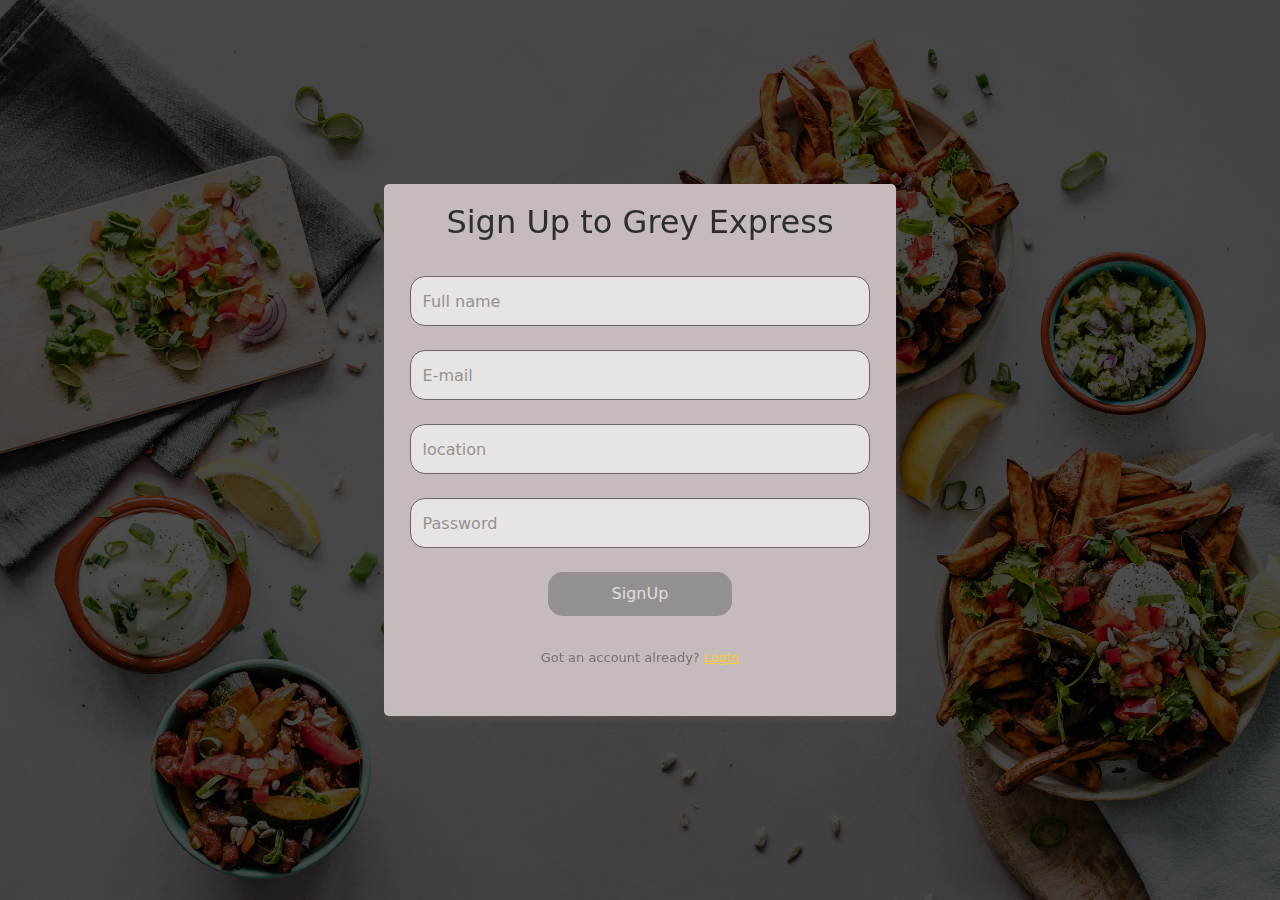
<file: Pages/signup.html>
<!DOCTYPE html>
<html lang="en">
<head>
    <meta charset="UTF-8">
    <meta http-equiv="X-UA-Compatible" content="IE=edge">
    <meta name="viewport" content="width=device-width, initial-scale=1.0">
    <link href="https://cdn.jsdelivr.net/npm/bootstrap@5.2.2/dist/css/bootstrap.min.css" rel="stylesheet">
    <link href="https://cdn.jsdelivr.net/npm/bootstrap@5.2.2/dist/css/bootstrap.min.css" rel="stylesheet">
    <link rel="stylesheet" href="../Asset/style/style.css">
    <link rel="stylesheet" href="../Asset/style/media.css">
    <title>AZ - SignUp</title>
</head>
<body>
    <section class="sign">

        <div class="img-b"></div>
        <div class="signup">

            <form action="../Pages/login.html" method="get">
            <h1>Sign Up to Grey Express</h1>
            <input type="text"  id="full" placeholder="Full name" required><br>
            <input type="email" name="" id="email" placeholder="E-mail" required><br>
            <input type="text" name="location" id="location" placeholder="location" required> <br>
            <input type="password" name="" id="password" placeholder="Password" required><br>
            <button type="submit" onclick="check()">SignUp</button>

            <div class="acct">
                <p class="para">Got an account already? <span><a href="../Pages/login.html">LogIn</a></span></p>
            </div>
            
        </div>
    </form>
    </section>


    <script src="https://cdn.jsdelivr.net/npm/bootstrap@5.2.2/dist/js/bootstrap.bundle.min.js"></script>
    <script src="../Script/main.js"></script>


    <script>
        
        function check(){
    if (full.value == "") {
        alert('Please enter your full name');
        return false;
    } 


    if(document.getElementById('email').value == ""){
        alert('Please enter your email');
       return false
    }
    else if(document.getElementById('location').value == ""){
        alert('Please enter your location');
       return false
    }
    else if(document.getElementById('password').value == ""){
        alert('Please choose a password');
       return false
    }
    else{
       
    }

}





    </script>
</body>
</html>
</file>
<file: Asset/style/style.css>
:root{
    --blue: blue;
}
*{
    padding: 0;
    margin: 0;
    box-sizing: border-box;
    outline: none;
}
/* horizontal scrolling */
.scrolling-wrapper {
    overflow-x: scroll;
    overflow-y: hidden;
    white-space: nowrap;
}
    .cardx {
      display: inline-block;
    }
    .scroll{
        border: none;
    }
    .scroll .cardx {
        width: 35%;
        margin-bottom: 3rem;
        border: none;
        
    }
 .scroll img{
    width: 90%;
 }
 .scroll .cardx .cads {
    margin-right: 10%;
    
}

.scroll{
    margin-top: 2rem;
}
.cads{
    width: 25%;
    background-color: #fff;
    margin-left: auto;
    margin-top: -3rem;
    position: relative;
}
.cads p{
    text-align: end;
}
.cads h6{
    text-align: center;
}
.cads span{
    color: #DEE206;
}


 /* horzontal scrolling ends here */
.n-bar{
   border: none;
}

.mb{  
    align-items: center;
    border: none;
    outline: none;
    width: 100%;
}
.mb4:focus{
    border: none;
    outline: none;
}
.mb option:focus-visible{
    border: none;
    outline: none; 
}
.h{
    height: 80px;
}
.na{
    height: 80px;
}
header{
    position: relative;
    width: 100%;
    margin-bottom: .2rem;
    background: #FBFAFA;
    box-shadow: 0px 4px 4px rgba(119, 100, 100, 0.25);
    }
header nav{
        width: 90%;
        margin: auto;
        display: flex;
        justify-content: space-between;
    }
    header nav .logo{
        /* width: 30%; */
        /* text-align: start; */
        /* height: 7rem; */
        /* width:30px;
        height: 30px;
        display: none; */
    }
    .test{
        width: 100px;
        height:60px;
        /* padding: 10px; */
        /* background-color: red; */
        display: inline-block;
        position: relative;
    }
    .test img{
        width: 150px;
        /* object-fit: fill; */
        position: absolute;
        top:-52px;
        left: 0px;
    }
    header nav .logo img{
        width: 100%;
        height: 100%;
        object-fit: contain;
        border-top-left-radius: 30%;
        border-bottom-right-radius: 30%;
    }
    .div1{
        width: 80%;
        margin: auto;
        color: transparent;
    }
    
    header ul{
        display: flex;
        width: 14%;
        justify-content: space-between;
        margin-left: auto;
        /* height: 60px; */
        align-items: center;
        color: transparent;
        text-align: end;
    }
    header ul li{
        list-style: none;
    }
    header ul li:nth-child(2){
        padding: 4px 4px;
        background: #FECE2F;
        border-radius: 15px;
    }
    .f{
        width: 100%;
    }
    header ul li a{
        text-decoration: none;
        font-weight: 700;
        font-size: 16px;
        line-height: 22px;
    }
    header ul li:nth-child(2) a{
        color: #FBFAFA;
    }
    header ul li:nth-child(2) a:hover{
        color: #FBFAFA;
    }
    .landing-page{
        background-image: url(../image/hero\ rect.svg);
        width: 100%;
        background-size: cover;
        display: flex;
        height: 825px;
        background-repeat: no-repeat;
        margin-top: -11rem;
        
    }
    .landing-page .contnt{
        width: 90%;
        margin: auto;
        margin-top: 18rem;
        display: flex;
    }
    .landing-page .contnt .text{
        width: 50%;
        color: #2F2E2E;

    }
    .landing-page .contnt .text h1{
        width: 90%;
        font-weight: 700;
        font-size: 56px;
        line-height: 76px;
        text-transform: capitalize;
    }
    .landing-page .contnt .text p{
        font-weight: 600;
        font-size: 16px;
        text-transform: capitalize;
        margin-bottom: 2.5rem;
    }
    .landing-page .contnt form{
        width: 90%;
        display: flex;
        justify-content: space-between;
    }
    .landing-page .contnt .input{
       width: 90%;
        height: 60px;
        background: #FBFAFA;
        border-radius: 15px 0 0 15px;
        margin-top: 1rem;
        display: flex;
        align-items: center;
        justify-content: space-between;
    }
    .landing-page .contnt .input .img{
        width: 10%;
        text-align: center;
    }
    .landing-page .contnt .input input{
        width: 80%;
        height: 50px;
        outline: none;
        border: none;
        background-color: transparent;
    }
     .landing-page .contnt form button{
        width: 22%;
       display: flex;
        align-items: center;
        height: 60px;
        background-color: #FECE2F;
        border-radius:0 15px 15px 0;
        margin-top: 1rem;
        justify-content: center;
        border: 2px solid transparent;
        color: #FBFAFA;
    }



    .landing-page .contnt .image{
        width: 55%;
        margin: auto;
        text-align: center;
    }
    .landing-page .contnt .image .banner{
        width: 100%;
        margin: auto;
        
    }
    .landing-page .contnt .image .slider{
        width: 100%;
        margin: auto;
        text-align: end;
    }
    .landing-page .contnt .image .slider img{
        width: 90%;
        margin: auto;
        height: 25rem;
        margin: auto;
        object-fit: contain;
    }



    /* HOW */

    .how {
        width: 100%;
    }
    .how .first{
        width: 80%;
        margin: auto;
        text-align: center;
    }
    .how .first h1{
        font-weight: 700;
        font-size: 56px;
        line-height: 76px;
        color: #2F2E2E;
        margin-top: 5rem;
    }
    .how .second{
        width: 85%;
        margin: auto;
        display: grid;
        grid-template-columns: repeat(3, 1fr);
        justify-content: center;
        align-items: center;
        margin-top: 6rem;
    }
    .how .second .one{
        width: 60%;
        margin: auto;
        text-align: center;
    }
    .how .second .one h4{
        font-weight: 700;
        font-size: 24px;
        line-height: 33px;
        margin-top: 1rem;
        color: #2F2E2E;
    }
    .how .second .one p{
        font-size: 16px;
        line-height: 24px;
        text-align: center;
        color: #4E4D4D;

    }

    .how .get{
        text-align: center;
        margin-top: 3rem;
    }
    .how .get button{
        width: 17%;
        height: 51px;
        background: #2F2E2E;
        border-radius: 20px;
        font-size: 21px;
        line-height: 33px;
        color: #FBFAFA;
        border: 2px solid transparent;
    }


    /* WHAT IS AZ */
    .meaning{
        width: 100%;
        margin-top: 11rem;
    }
    .meaning .cntnt{
        width: 80%;
        margin: auto;
        display: flex;
        box-sizing: border-box;
       height: auto;
       padding: 3rem 0 0 0;
        background: #FFFFFF;
        box-shadow: -10px 10px 9px 2px rgba(34, 10, 10, 0.03);
        position: relative;
    }
    .meaning .cntnt .left{
        width: 50%;
    }
    .meaning .cntnt .left h2{
        width: 80%;
        margin: auto;
        font-weight: 700;
        font-size: 56px;
        line-height: 76px;
        color: #2F2E2E;
    }
    .meaning .cntnt .left p{
        width: 80%;
        margin: auto;
        margin-top: 2rem;
        font-weight: 400;
        font-size: 16px;
        line-height: 24px;
        text-align: justify;
        color: #2F2E2E;
        margin-bottom: 1.5rem;
    }
    .meaning .cntnt .anc{
        width: 80%;
        margin: auto;
    }
    .meaning .cntnt a{
        font-weight: 400;
        font-size: 16px;
        line-height: 24px;
        text-decoration-line: underline;
        color: #DEE206;
        
    }
    .meaning .cntnt .right{
        width: 50%;

    }
    .meaning .cntnt .right img{
        width: 100%;
        height: 60vh;
    }

    .grey{
        background-image: url(../image/grey\ backg.png);
        width: 100%;
        background-position: center;
        background-repeat: no-repeat;
        background-size: cover;
        height: 535px;
        margin-top: -40vh;
    }

    /* HUNGRY FOR MORE */
    .more{
        width: 100%;
    }
    .more .m-one{
        font-weight: 700;
        font-size: 56px;
        line-height: 76px;
        color: #2F2E2E;
        margin-top: 3rem;
        text-align: center;
    }
    .more .m-two{
        width:90% ;
        margin: auto;
        display: grid;
        grid-template-columns: 1fr 1fr 1fr;
        margin-top: 5rem;
    }
    .more .m-t{
        width:80% ;
        grid-template-columns: 1fr 1fr;
    }
    .more .m-two .m-two-a{
        width: 96%;
        margin: auto;
        box-sizing: border-box;
        height: auto;
        padding: 0 0 50px 0;
        background: #F4F3F3;
        text-align: center;
        box-shadow: -10px 10px 9px 5px rgba(0, 0, 0, 0.03);
    }
    .more .m-two .m-two-a img{
        width: 100%;
        height: 250px;
    }
    .more .m-two .m-two-a h4{
        font-weight: 700;
        font-size: 19px;
        line-height: 24px;
        color: #2F2E2E;
        margin: auto;
        margin-top: 2rem;
        width: 80%;
    }
    .more .m-two .m-two-a button{
        width: 110px;
        height: 40px;
        background: #FECE2F;
        border-radius: 10px;
        border: 2px solid transparent;
        font-weight: 700;
        font-size: 13px;
        line-height: 20px;
        color: #FFFFFF;
        margin-top: 1rem;
    }

    /* FOOTER */
    footer{
        width: 100%;
        height: auto;
        padding: 3rem 0 2rem 0;
        background: #2F2E2E;
        margin-top: 9rem;
    }
    footer .foot{
        width: 85%;
        margin: auto;
        display: grid;
        /* grid-template-columns: 40% repeat(3, 20%); */
        grid-template-columns: repeat(4, 1fr);
    }
    footer .foot .foot1 ul{
        list-style: none;
        padding: 0;
        line-height: 50px;
    }
     
    footer .foot .foot1{
        width: 90%;
        margin: auto;
    }
    footer .foot .foot1 h4{
        font-weight: 700;
        font-size: 24px;
        line-height: 24px;
        color: #C2C0C0;
    }
    
    footer .foot .foot1 ul li a{
        text-decoration: none;
        font-weight: 600;
        font-size: 17px;
        line-height: 50px;
        color: #FFF;
    } 

    footer .main-footer{
        width: 84%;
        margin: auto;
        display: flex;
        
    }
    footer .main-footer .eng{
        display: flex;        
        width: 50%;
    }
    footer .main-footer p{
       margin-top: 1rem;
       margin-left: 1rem;
       font-size: 13px;
        line-height: 20px;
        color: #C2C0C0;

    }
    footer .main-footer .second-f{
        display: flex;
        justify-content: space-between;
        width: 35%;
    }
    
    footer .main-footer .second-f .copy{
        display: flex;
    }
    footer .main-footer .second-f .copy img{
       width: 1.2rem;
    }



    /* SIGNUP */

    .img-b{
        position:fixed;
        top: 0px;
        left: 0px;
        width: 100%;
        height: 100%;
        background:rgb(0, 0, 0,0.7);
        z-index: 1;
    }
    .sign{
        background-image: url(../image/pexels-ella-olsson-1640773.jpg);
        width: 100%;
        background-position: center;
        background-repeat: no-repeat;
        background-size: cover;
        height: 100vh;
        display: flex;
        justify-content: center;
        /* background: rgba(0, 0, 0,0.7); */
    }
    .sign .signup{
        width: 40%;
        margin: auto;
        /* background-color: #e8e7ec; */
        background-color: rgb(197, 187, 187);
        padding-bottom: 2rem;
        border-radius: 5px;
        display: grid;
        place-items: center;
        box-shadow: 1px 4px 4px rgba(119, 100, 100, 0.25);
        z-index: 10;
    }
    .sign .signup h1{
        text-align: center;
        margin-bottom: 2rem;
        font-size: 32px;
        line-height: 44px;
        color: #2F2E2E;
        margin-top: 1rem;
    }
    .sign .signup form{
        width: 90%;
        margin: auto;
        flex-direction: column;
        justify-content: center;
    }
    .sign .signup form input{
        width: 100%;
        margin: auto;
        display: flex;
        justify-content: center;
        height: 50px;
        opacity: 0.6;
        border: 1px solid #2F2E2E;
        border-radius: 15px;
        padding-left: 12px;
    }
    .sign .signup form input:focus{
        border-color: #DEE206;
    }
    .sign .signup form button{
        width: 90%;
        margin: auto;
        display: flex;
        justify-content: center;
        height: 44px;
        background: #757373;
        opacity: 0.6;
        border-radius: 15px;
        border: none;
        align-items: center;
        color: #F4F3F3;
    }
    .sign .signup form button:hover{
        background: #FECE2F;  
     }
     .sign .signup form .para{
        text-align: center;
        margin-top: 2rem;
        font-size: 13px;
        line-height: 20px;
        color: #757373;
     }
     .sign .signup form .para a{
        color: #FECE2F;
     }
     .sign .signup form h6{
        color: #4E4D4D;
        text-align: center;
        margin-bottom: .7rem;
     }
     .sign .signup form .imge{
        text-align: center;
        background: #0970BC;
        width: 90%;
        margin: auto;
        display: flex;
        opacity: 0.8;
        border-radius: 15px;
        height: 44px;
        align-items: center;
        justify-content: center;
     }
     .sign .signup2{
        width: 50%;
     }
     .sign .signup2 input{
        width: 100%;
     }
     .sign .signup form button{
        width: 40%;
    }
    .sign .signup2 form .imge{
       width: 40%;
     }
     .sign .signup form .imge h1{
        font-size: 16px;
        color: #FBFAFA;
        margin-top: 2rem;
     }
     .sign .signup form .imge img{
        width: 1.5rem;
        height: 1.5rem;
        
     }
     /* .phone input{
        margin-top: 10rem;
     } */
     .signup .input{
        display: grid;
        width: 100%;
        height: auto;
        gap: 1rem;
        text-align: center;
        margin: auto;
        grid-template-columns: repeat(2, minmax(100px,400px));
        grid-template-rows: repeat(4,1fr);
     }
     



     /* vendors page.html */
     .vendors{
        padding-top: 2rem;
        margin-bottom: 2rem;
        width: 90%;
        margin: auto;
     }
     .vendors a{
        color: #2F2E2E;
        font-weight: 600;
        text-decoration: none;
        font-size: 19px;
     }
     .delivery{
        width: 90%;
        margin: auto;
        background-color: #FECE2F;
        color: #fff;
        height: auto;
        padding: 1rem 0;
        margin-top: 2rem;
     }
     .delivery .del-c{
        width: 95%;
        margin: auto;
        display: flex;
        justify-content: space-between;
     }
     .delivery .del-c .txt{
        width: 30%;
        height: 40px;
     }
     .delivery .del-c .txt h5{
        font-size: 26px;
        line-height: 40px;
     }
     .delivery .del-c .bar{
        width: 25%;
        display: flex;
        justify-content: space-between;
        height: 40px;
     }
     .delivery .del-c .bar .d3{
        width: 100%;
        background-color: #fff;
        color: #2F2E2E;
        border: none;
        height: 40px;
        outline: none;
     }
     .delivery .del-c .bar input{
       padding-left: 15px;
       border: none;
       outline: none;
       border-radius: 5px;
     }
     .carousel a{
        text-decoration: none;
     }
     .discount-m{
        position: relative;
        margin: auto;
        margin: 0;
        margin-top: 0;
        margin-bottom: 0;
     }
     .discount{
        width: 40%;
        text-align: center;
        height: auto;
        padding: .3rem 0;
        background-color: #FECE2F;
        color: #fff;
        position: absolute;
        right: 0;
     }
     .discount-m .deals{
        width: 80%;
        margin: auto;
        margin-top: .7rem;
        color: #2F2E2E;
     }
    .item a{
        text-decoration: none;
    }

    /* dropdowns */
    .drop{
        display: flex;
        width: 83%;
        margin: auto;
    }
    .drop .dropdown{
        width: 80%;
        margin: auto;
        /* margin-top: 1rem; */
    }
    
    .dropdown .d2{
        background-color: transparent;
        color: #2F2E2E;
        width: 100%;
        text-align: start;
        display: flex;
        justify-content: space-between;
        align-items: center;
    }
    

    .item{
        margin: auto;
    }
    
    /* cards */
    .c-cards a{
        text-decoration: none;
    }
    
    .cards{
        width: 80%;
        margin: auto;
        margin-top: 4rem;
        display: grid;
        grid-template-columns: 1fr 1fr 1fr;
    }
    .cards .card{
        width: 100%;
        margin: auto;
        margin-bottom: 5rem;
        border: none;
    }
    .cards .card img{
        width: 90%;
        margin: auto;
    }
    .cards .card h6{
        color: #4E4D4D;
        margin: auto;
        margin-top: 1rem;
        width: 90%;
    }

    .cards .card .cad{
        background-color: #fff;
        width: 40%;
        height: auto;
        text-align: center;
        margin-left: auto;
        margin-top: -5rem;
        margin-right: 5%;
    }
    .cards .card .cad h6{
        font-size: 16px;
        line-height: 24px;
        color: #757373;
        margin-top: -.1rem;

    }
    .cards .card .cad p{
        font-size: 13px;
        line-height: 20px;
        color: #757373;
        text-align: right;
    }
    .cards .card .cad span{
        margin-left: .2rem;
        color: #7a600a;
    }

    .see{
        text-align: center;
        display: flex;
        width: 9%;
        justify-content: space-between;
        margin: auto;
    }
    .more a{
        text-decoration: none;
    }
    .see p{
        margin-top: .8rem;
        color: #DEE206;
        font-size: 22px;
    }


    /* Vendor.html */

    /* header */
    .head header{
        position: fixed;
        z-index: 1000;
    }
    .head ul{
        width: 25%;
    }
    .head ul img{
        width: 2rem;
        height: 2rem;
        object-fit: contain;
    }

    .backg{
        background-image: url(../image/Rectangle\ 12\ \(1\).png);
        height: 60vh;
        width: 100%;
        background-position: center;
        background-repeat: no-repeat;
        background-size: cover;
    }

    .backg-c .content{
        background: #FBFAFA;
        height: 6rem;
        padding-top: 8px ;
        box-shadow: -10px 10px 9px 5px rgba(0, 0, 0, 0.03);
        margin-top: -6.2rem;
    }

    .backg-c .content .anc{
        width: 85%;
        margin: auto;
    }
    .backg-c .content .anc .chic{
       font-weight: 700;
    }
    .backg-c .content .anc a{
        font-size: 19px;
        color: #2F2E2E;
    }

    .backg-c .content h2{
        width: 85%;
        color: #2F2E2E;
        font-size: 36px;
        margin: auto;
        margin-top: .8rem;
    }


    /* list-items */

    .l-items{
        width: 100%;
        /* box-shadow: -10px 10px 9px 5px rgba(0, 0, 0, 0.03); */
    }
    .list-content{
        width: 100%;
    }
    
    .list-item{
        margin: auto;
        margin-top: 7rem;
        width: 80%;
    }
    .list-item .item{
        width: 100%;
        margin: auto;
        text-align: center;
    }

    
    .list-item .item a{
        text-decoration: none;
        font-size: 19px;
        color: #2F2E2E;
        font-weight: 700;
    }
    .list-item .list p:hover{
        color: #DEE206;
        cursor: pointer;
    }

     .one {
        width: 50%;
        color: #FECE2F;
        /* border-bottom: 2px solid #FECE2F; */
        padding-bottom: 1rem;
    }
    .list-item .one a{
        color: #FECE2F;
        
    }

    /* box */
    
    .boxs{
        width: 90%;
        margin: auto;
        margin-bottom: 4rem;
    }
    .boxs a{
       text-decoration: none;
        color: #000;
    }
    .boxs h2{
        width: 97%;
        margin: auto;
        margin-bottom: 1.5rem;
        font-size: 16px;
        color: hsla(0, 1%, 18%, .5);
    }
    .boxs .main-box{
        width: 100%;
        display: grid;
        grid-template-columns: 1fr 1fr;
    }
    .boxs .main-box .box{
        border: 1px solid #4E4D4D;
        height: auto;
       display: flex;
       width: 95%;
       margin: auto;
       justify-content: space-between;
       text-align: start;
       margin-bottom: 1rem;
       border-radius: 10px;
    }
  
     .boxs .main-box .box .img{
        height: 165px;
        width: 36%;

     }
     .boxs .main-box .box .img img{
        height: 100%;
        width: 100%;
        
     }
     .boxs .main-box .box .box-c{
       width: 65%;
       margin-top: 1rem;
     }
     .boxs .main-box .box .box-c h3{
        width: 95%;
        font-size: 19px;
        margin-bottom: .8rem;
      }
      .boxs .main-box .box .box-c p{
        width: 95%;
        font-size: 15px;
      }
     .boxs .main-box .box .box-c h4{
        text-align: right;
        width: 95%;
        font-size: 17px;
        margin-top: 1.3rem;
      }
    

     /* Svendor.html */
     
     header .saved li:nth-child(2) {
       background: transparent;
    }
    
    .cart span{
        color: #f84848;
    }

    /* cart.html */
    .products-container{
        max-width: 650px;
        justify-content: space-around;
        margin: 0 auto;
        margin-top: 50px;
    }
    .products-container .product-header{
        width: 100%;
        max-width: 650px;
        display: flex;
        border-bottom: 4px solid lightgray;
        margin: 0 auto;
        
    }
    .products-container .product-header .product-title{
        width: 45%;
    }
    .products-container .product-header .price{
        width: 15%;
        display: flex;
        align-items: center;
    }
    .products-container .product-header .quantity{
        width: 30%;
        display: flex;
        align-items: center;
    }
    .products-container .product-header .total{
        width: 10%;
        display: flex;
        align-items: center;
    }
    .products-container  .products{
        width: 45%;
        display: flex;
        justify-content: space-around;
        align-items: center;
        padding: 10px 0;
    }

    /* cart.html */
    .cart{
        width: 100%;
        height: 100vh;
        /* display: flex;
        justify-content: space-between; */
        align-items: center;
        margin-top: 1rem;
        margin-bottom: 2rem;
    }
    .cart .cart-c{
        width: 90%;
        height: 70%;
        margin: auto;
        display: grid;
        grid-template-columns: 1fr 1fr;
        margin-top: 4rem;
    }

    .cart .cart-c .cart-left{
        width: 90%;
        margin: auto;
        height: 110vh;
        object-fit: contain;
        border-right: 2px solid #2F2E2E;
    }
    .cart .cart-c .cart-left .c-img{
        width: 80%;
        margin: auto;
    }
    .cart .cart-c .cart-left img{
        width: 100%;
        height: 300px;
        margin: auto;
    }
    .cart .cart-c .cart-left .cart-lc{
        width: 80%;
        margin: auto;
        margin-top: .8rem ;
    }
    .cart .cart-c .cart-left .cart-lc h3{
       font-size: 34px;
    }
    .cart .cart-c .cart-left .cart-lc h4{
        font-size: 24px;
        font-weight: 400;
     }
     .cart .cart-c .cart-left .cart-lc p{
        font-size: 16px;
     }

    .cart .cart-c form{
        width: 90%;
        margin: auto;
    }

    .cart .cart-c form .form-c{
        width: 85%;
        margin: auto;
    }
     #form-two{
        display: none;
    }
    .cart .x{
        width: 80%;
        margin: auto;
        text-align: end;
    }

    .cart .cart-c form .form-c label{
       font-size: 22px;
       font-weight: 600;
       width: 98%;
       display: flex;
       justify-content: space-between;
    }
    .cart .cart-c form .form-c label span{
        font-size: 14px;
        font-weight: 500;
       color: #FECE2F;
       text-align: end;
     }
    .cart .cart-c form .form-c select{
        width: 97%;
        margin: auto;
        height: 47px;
        border: 0.5px solid #2F2E2E;
        border-radius: 10px;
        margin-bottom: 1rem;
        padding-left: 10px;
    }
    .water{
        display: flex;
    }
    .water p{
        font-size: 16px;
        margin-top: .9rem;
        margin-left: .5rem;
        color: #2F2E2E;
        display: flex;
        justify-content: space-between;
        width: 94%;
    }
    .water span{
        font-size: 15px;
        color: #FECE2F;
    }

    /* ADD to cart */
     .add-to-cart{
        display: flex;
        justify-content: space-between;
        width: 80%;
        margin: auto;
        margin-top: 2rem;
    }
    .add-to-cart .minus{
        width: 50%;
        color: #fff;
        height: 50px;
        display: flex;
        border: 3px solid #FECE2F;
    }
    .add-to-cart .minus-c{
        width: 40%;
        display: flex;
        justify-content: space-between;
    }
    
    .add-to-cart .minus span{
        color: #FECE2F;
        height: 90%;
        width: 70%;
        margin:auto;
        display: flex;
        justify-content: center;
        align-items: center;
        font-size: 2.5rem;
        padding-bottom: .5rem;
        font-weight: 500;
    }
    .add-to-cart .num-items{
        border: none;
        width: 60%;
    }
    .add-to-cart .num-items span{
        color: #000;
        font-size: 1.5rem;
    }
    .cart .add-to-cart button{
        width: 40%;
        background-color: #FECE2F;
        color: #fff;
        text-align: center;
        border: none;
        height: 54px;
        padding-bottom: 1rem;
        border-radius: 5px 5px 5px 5px;
    }
    
    .add-to-cart .add{
        width: 100%;
        color: #fff;
        text-align: center;
        padding-top: .5rem;
    }
    .add-to-cart .add h5{
        font-size: 12px;
        color: #fff;
    }
    .add-to-cart .add span{
        font-size: 12px;
        color: #fff;
    }
    .add-to-cart .add h4{
        font-size: 12px;
        color: #fff;
    } 
    

    /* new order */
    .cart .new{
        width: 35%;      
        margin-top: 2rem;
        margin-bottom: 2rem;
        background: #FECE2F;
        border-radius: 10px;
        display: flex;
        align-items: center;
        justify-content: center;
        padding: 10px 0 5px 0;
    }
    .new h6{
        font-size: 18px;
        color: #FBFAFA;
        cursor: pointer;
    }

    .cart .newww{
       margin-left: auto;
    }
    /* payment */
    .cart .neww{
        margin: auto;
        flex-direction: column;
        margin-bottom: 3rem;
        margin-top: 4rem; 
        width: 80%;
        border: 2px solid #FECE2F;
        background-color: #fff;
        color: #FECE2F ;
    }
    .cart .neww span{
        color: #FECE2F ;
    }
    .cart .neww h6{
        color: #FECE2F ;
    }

    /* check out */
    .check1{
        width: 100%;
    }
    .check-form{
        width: 85%;
        margin: auto;

    }
    .checkout-one{
        width: 90%;
        margin: auto;
        margin-top: 2rem;
        border-bottom: 1px solid #4E4D4D;
        padding-bottom: 1rem;
        display: grid;
        grid-template-columns: 1fr 1fr 1fr 1fr;
    }
    .checkout-one .checkout1{
        width: 100%;
        margin: auto;
        height: 5rem;
        text-align: center;
    }
    .checkout-one .checkout1 img{
        width: 100%;
        height: 5rem;
        text-align: center;
    }
    .checkout-two {
        width: 80%;
        margin: auto;
        margin-top: 3rem;
    }
    .checkout-two .check1 {
       width: 100%;
       display: flex;
       justify-content: space-between;
    }
    .checkout-two .check1 .num{
        width: 50%;
        margin: auto;
     }
     .checkout-two .check1 .holder{
        width: 50%;
        margin: auto;
     }
    .checkout-two label{
        font-size: 19px;
        margin-right: 8px;
        color: #3F3434;
    }
    .checkout-two  input{
        width: 70%;
        margin: auto;
        background: #FFFFFF;
        border: 1px solid #5B5353;
        border-radius: 9px;
        height: 50px;
     }
     .checkout-two  select{
        width: 32%;
        margin: auto;
        background: #FFFFFF;
        border: 1px solid #5B5353;
        border-radius: 9px;
        height: 50px;
        margin-right: 8px;
        padding-right: 6px;
     }
     .checkout-two .check2{
        margin-top: 2rem;
        width:100% ;
        display: flex;
        justify-content: space-between;
     }
     .checkout-two .check2 .date{
        width: 60%;
     }
     .checkout-two .check2 .cvc{
        width: 40%;
     }

     .check{
        width: 65%;
        margin: auto;
        margin-top: 1.5rem;
     }
     .check select{
        color: rgba(30, 30, 30, 0.5);
        font-size: 18px;
     }
     .total{
        width: 85%;
        margin: auto;
     }
     .total .total-text{
        width: 100%;
        background: rgba(160, 156, 180, 0.17);
        height: auto;
        padding: 1rem 0;
        margin-top: 1rem;
     }
     .total .total-text .total1{
        width: 95%;
        margin: auto;
        display: flex;
        justify-content: space-between;
     }
     .total .total1 h4{
        font-weight: 700;
        font-size: 23px;
        line-height: 34px;
        color: rgba(0, 0, 0, 0.7);
     }
     .total .total1 span{
        font-weight: 500;
     }
     .total .total1 .span{
        font-size: 14px;
     }
     .total .total-text .total1 p{
        font-weight: 400;
        font-size: 19px;
        line-height: 30px;   
        color: rgba(0, 0, 0, 0.7);
     }


     .total .total-text1{
        width: 100%;
        background: rgba(160, 156, 180, 0.17);
        height: auto;
        padding: 1rem 0 .5rem 0;
        margin-top: 2rem;
     }
     .total .total-text1 .total1{
        width: 95%;
        margin: auto;
        display: flex;
        justify-content: space-between;
     }
     .total .total1 h4{
        font-weight: 700;
        font-size: 23px;
        line-height: 34px;
        color: rgba(0, 0, 0, 0.7);
     }
     .total .total1 span{
        font-weight: 500;
     }
     
     .total .total-text1 .total1 p{
        font-weight: 400;
        font-size: 19px;
        line-height: 30px;   
        color: rgba(0, 0, 0, 0.7);
     }

     .check-form .submit{
        width: 80%;
        margin: auto;
        margin-top: 2rem;
        height: 60px;
        display: flex;
        align-items: center;
        justify-content: center;
        background: #FECE2F;
        border-radius: 20px;
        margin-bottom: 1rem;
     }

     .check-form button{
        width: 100%;
        border: none;
        background-color: transparent;
        color: #FBFAFA;
        font-size: 22px;
     }



     /* check */
     form{
        width: 100%;
        position: relative;
     }
    
     .checks{
        width: 100%;
     }
     .checks{
        width: 100%;
        margin-top: 2rem;
     }
     .checks .check{
        width: 90%;
        margin: auto;
        display: flex;
        justify-content: space-between;
        margin-top: 1rem;
        margin-bottom: 1rem;
     }
    
     .checks .check .x1 img{
        width: 60%;
      }
      .checks .check-flex{
        width: 80%;
        margin: auto;
        display: flex;
        justify-content: space-between;
      }
      .checks .check-flex .c-left{
        width: 50%;
        border-right: 2px solid #4E4D4D;
        height: 85vh;
      }
      .checks .check-flex .left-c{
        width: 90%;
      }
      
      .checks .check-flex .c-left .ch-box{
       display: flex;
       width: 100%;
       border: 1px solid hsla(0, 1%, 45%, .5);
       padding-bottom:  8px;
       align-items: center;
       border-radius: 9px;
       padding: 8px 10px 0 10px;
       margin-top: 1.2rem;
       box-shadow: 0px 4px 4px rgba(119, 100, 100, 0.25);
      }
      .checks .check-flex .c-left .ch-box .c-img{
        width: 15%;
        margin: auto;
       }
       .checks .check-flex .c-left .ch-box .c-img img{
        width: 70%;
        height: 6vh;
        object-fit: contain;
       }
       .checks .check-flex .c-left .ch-box .c-text{
        width: 85%;
        margin: auto;
        margin-top: 8px;
       }
       .checks .check-flex .c-left .ch-box .c-text h2{
        font-size: 16px;
       }
       .checks .check-flex .c-left .ch-box .c-text p{
        font-size: 15px;
       }
       .checks  .p-box{
        margin-top: .5rem;
       }
       .checks .check-flex .c-left .ch-box .edit{
        font-size: 13px;
        color: #DEE206;
       }
       .checks form .form{
        width: 50%;
        display: flex;
        justify-content: space-between;
        font-size: 15px;
        font-weight: 700;
        margin-top: .9rem;
       }
       #phone{
        display: none;
       }

       .checks form .c-input input{
        width: 100%;
        border-radius: 9px 0 10px 0;
        padding-left: 9px;
        margin-bottom: 5px;
        height: 60px;
        border: 1px solid hsla(0, 1%, 45%, .5);
        outline: none;
       }

       /*  */

       .checks .check-flex .c-left .p-box{
        display: flex;
        width: 100%;
        border: 1px solid #DEE206;
        background-color: #FECE2F;
        padding: 4px 12px;
        align-items: center;
        border-radius: 9px;
        margin-top: 1.7rem;
       }
       .checks .check-flex .c-left .p-box .c-img{
         width: 20%;
         margin: auto;
        }
        .checks .check-flex .c-left .p-box .c-text{
         width: 75%;
         margin: auto;
        }
        
        .checks .check-flex .c-left .p-box .c-text h2{
         font-size: 16px;
         margin-top: .3rem;
        }
        
        .checks .check-flex .c-left .p-box .edit{
         font-size: 13px;
         color: #fff;
         cursor: pointer;
        }
        #edit1{
            cursor: pointer;
        }

        .h-box{
            margin-top: .2rem;
          }
        
      .checks .check-flex .c-right{
        width: 45%;
        margin-top: 1rem;
      }

      
      
      .checks .check-flex .c-right .note{
       width: 100%;
       height: 30px;
       margin: auto;
       border: 1px solid hsla(0, 1%, 45%, .5);
       border-radius: 9px;
       padding-left: 6px;
       box-shadow: 0px 4px 4px rgba(119, 100, 100, 0.25);
       margin-bottom: 2.8rem;
      }

      .checks .check-flex .c-right .p-box{
        display: flex;
        width: 100%;
        border: 1px solid #DEE206;
        background-color: #FECE2F;
        padding: 3px 12px;
        align-items: center;
        margin-bottom: 2rem;
        border-radius: 9px;
        margin-top: .2rem;
       }
       .checks .check-flex .c-right .p-box .c-img{
        width: 15%;
       }
       .checks .check-flex .c-right .p-box .c-img img{
        width: 75%;
        margin-bottom: 6px;
       }
       .p-box .drop{
        width: 100%;
       }
       .p-box .btn{
        background-color: #FECE2F;
        color: #fff;
       }
       
       .checks .check-flex .c-right .p-box .c-img{
         width: 20%;
         margin: auto;
        }
        .checks .check-flex .c-right .p-box .c-text{
         width: 80%;
         margin: auto;
        }
        .checks .check-flex .c-right .p-box .c-text h2{
         font-size: 18px;
         margin-top: .3rem;
        }
        

      .c-right .sub{
        width: 100%;
        display: flex;
        justify-content: space-between;
        color: #4E4D4D;
      }
      .c-right .total{
        border-bottom: none;
        margin-top: .5rem;
      }
      .c-right .total h4{
        font-size: 19px;
        color: #2F2E2E;
      }

      .c-right button{
        width: 100%;
        background-color:  #FECE2F;
        height: 50px;
        color: #fff;
        border: none;
        border-radius: 9px;
        font-weight: 700;
        font-size: 20px;
        margin-top: 2.3rem;
      }

      .black{
        position: absolute;
        position: fixed;
        width: 100%;
        height: 100vh;
        top: 0;
        background-color: hsla(0, 0%, 0%, .7);
        z-index: 1;
        display: none;
      }
      .abs1{
        position: absolute;
        width: 60%;
        top: 70%;
        left: 20%;
        padding: 2rem 1rem;
        z-index: 3;
        background-color: #fff;
        margin: auto;
        border: 1px solid hsla(0, 1%, 45%, .5);
        border-radius: 9px;
        box-shadow: 0px 4px 4px rgba(119, 100, 100, 0.25);
        display: none;
      }
      .abs1 input{
        width: 60%;
       height: 45px;
       margin: auto;
       border: 1px solid hsla(0, 1%, 45%, .5);
       border-radius: 9px;
       padding-left: 6px;
       box-shadow: 0px 4px 4px rgba(119, 100, 100, 0.25);
      }
      .abs1 button{
        width: 10%;
        border-radius: 10px;
       height: 45px;
       background-color: #FECE2F;
       border: none;
       color: #fff;
      }

      .ch{
        height: 70px;
      }
      .ab{
        width: 90%;
        margin: auto;
        text-align: end;
        font-size: 16px;
        cursor: pointer;
      }
      

      .voucher{
        width: 100%;
        background-color: hsla(46, 99%, 59%, .4);
        display: flex;
        padding-left: 8px;
        align-items: center;
      }
      .voucher img{
        width: 6%;
      }
      .voucher{
        width: 100%;
        height: 40px;
        align-items: center;
      }
      .voucher input{
        width: 90%;
        background-color: transparent;
        border: none;
        outline: none;
        margin-left: 7px;
      }
      .voucher input::placeholder{
       color: #000;
      }
      .voucher p{
        margin-top: 11px;
        margin-left: 10px;
      }

      /* meal progress */
      .meal{
        width: 100%;
        height: 100vh;
        background: #F8F2F2;
      }
      .meal .prog{
        width: 90%;
        margin: auto;
        background: #B7AFAF;
        height: 12px;
      }
      .meal .bar{
        background-color: white;
      }

      .m-bar{
        width: 100%;
        height: 15vh;
        background: #FECE2F;
        display: flex;
        flex-direction: column;
        justify-content: center;
      }
      .meal .m-line{
        width: 90%;
        margin: auto;
        height: 6px;
        background: #B7AFAF;
        border-radius: 5px 0px 0px 5px;
      }

      .meal .m-bar h3{
        width: 90%;
        margin: auto;
        font-weight: 400;
        font-size: 22px;
        color: #2F2E2E;
      }

      .meal .meal-c{
        width: 70%;
        margin: auto;
        display: flex;
        justify-content: space-between;
        margin-top: 6%;
      }

      .meal .meal-c .m-left{
       width: 48%;
       height: 442px;
        background: #FFFFFF;
        box-shadow: -10px 10px 4px rgba(0, 0, 0, 0.03);
        border-radius: 30px;
      }

      .meal .meal-c .m-left .m-leftc{
        width: 80%;
        margin: auto;
        margin-top: 7%;
        position: relative;
       }
    .checkbox{
        display: none;
    }
    .checkbox{
        -webkit-appearance: none;
        margin-top: 1rem;
        background-color: green;
        border-radius: 50%;
        border: 1px solid green;
        box-shadow: 1 1px 2px rgba(0, 0, 0, 0.05), inset 0px -15px 10px -12px rgba(0, 0, 0, 0.05);
        padding:0 6px;
        height: 15px;
        display: inline-block;
        position: relative;
    }

    /* .checkbox:checked{
        background-color: red;
        color: green;
        content: '///';  
        font-size: 10px;
        padding: 2px 8px 2px 2px;
        
    } */

       .meal-c .m-left .m-leftc::after{
        content: '';     
        height: 61px;
        width: 3px;
        background-color: green;
        position: absolute;
        bottom: -47px;
        left:5px;
       }
       .meal-c .m-left .m-l::after{
        content: '';     
        height: 76px;
        width: 3px;
        background-color: green;
        position: absolute;
        bottom: -46px;
        left: 5px;
       }
       .meal-c .m-left .m-m::after{
        content: '';     
        height: 0px;
        width: px;
        background-color: transparent;
        position: absolute;
        top: 4;
        left: 0;
       }
       .meal .meal-c .m-left .m-leftc .rider{
        width: 85%;
        margin: auto;
        display: flex;
        height: 2rem;
        align-items: center;
        margin-top: -1rem;
       }
       .meal .meal-c .m-left .m-leftc .rider a{
       color: #FECE2F;
       text-decoration: none;
        
       }
       .meal .meal-c .m-left .m-leftc p{
        font-size: 14px;
        /* line-height: 17px; */
        color: #9B9999;

       }
       .meal .meal-c .m-left .m-leftc h6{
        font-weight: 400;
        font-size: 18px;
        line-height: 22px;     
        color: #2F2E2E;         
       }
       .meal .meal-c .m-left .m-leftc .m-flex{
        display: flex;   
        position: relative;     
       }
       /* .meal .meal-c .m-left .m-leftc .m-flex::after{
        
       } 
       */
        .abss{
        border-left: 4px solid red;
       }

       .meal .meal-c .m-left .m-leftc .m-flex .m-time{
        margin-left: 1rem;      
       }

       .meal .meal-c .m-left .m-leftc .m-flex .m-time h6{
        font-weight: 400;
        font-size: 17px;
       margin-top: -1.3rem;
        color: #2F2E2E;

       }

      .meal .meal-c .m-right{
        width: 48%;
        height: 442px;
        background: #FFFFFF;
        box-shadow: -10px 10px 4px rgba(0, 0, 0, 0.03);
        border-radius: 30px;
       }

       .meal .meal-c .m-right h3{
       width: 80%;
       margin: auto;
       margin-top: 2rem;
       font-weight: 400;
        font-size: 18px;
        line-height: 22px;
        color: #2F2E2E;

       }
       
       .meal .meal-c .m-right .m-order{
        width: 80%;
        margin: auto;
        display: flex;
        justify-content: space-between;
        margin-top: 1rem;
        }

        .meal .meal-c .m-right .m-order h4{
            font-size: 16px;
            line-height: 22px;               
            color: #2F2E2E;
            margin-bottom: .3rem;    
        }
        .meal .meal-c .m-right .m-order p{
            font-weight: 400;
            font-size: 16px;
            line-height: 22px;            
            color: #2F2E2E;
            margin-bottom: .3rem;            
        }

        .meal .meal-c .m-last {
            width: 80%;
            margin: auto;    
            margin-top: 1rem;      
        }
        .meal .meal-c .m-last h5{
            font-weight: 400;
            font-size: 18px;
            line-height: 22px;
            text-transform: uppercase;
            color: #2F2E2E;  
            margin-bottom: .6rem;
        }
        .meal .meal-c .m-last p{
            font-size: 13px;
            line-height: 20px;
            text-align: justify;    
            color: #000000;
        }


    /* MEDIA QUERY */


    @media screen and (max-width:1000px) {
        
        .landing-page .contnt .text h1{
           margin-top: 3rem;
        }
        .landing-page .contnt .text p{
            text-align: center;
            margin-top: 2rem;
        }
        .n{
            width: 80%;
            margin: auto;
        }
        .a img{
            height: 80vh;
            width: 80%;
            margin: auto;
        }

        /* .list-item{
            width: 100%;
        }
        .list-item .item{
            width: 100%;
        }
     */
        
    }
    


    /* add - cart */
    .add-cart{
        width: 99%;
        margin: auto;
        display: flex;
        justify-content: space-between;
        margin-top: 1rem;
    }
    .add-cart .first{
        width: 40%;
        text-align: start;
    }
    .add-cart .first button{
        width: 30%;
        height: 60px;
        font-size: 26px;
        color: #FECE2F;
        font-weight: 700;
        border: 2px solid #FECE2F;
        background-color: transparent;
        padding: 10px 0;
    }
    .add-cart .first .one{
        border: none;
        color: #000;
        font-size: 24px;
        background-color: transparent;
    }
    .add-cart .second{
        width: 60%;
        text-align: end;
    }
    .add-cart .second button{
        width: 60%;
       height: 60px;
       border: 2px solid #FECE2F;
       background-color: #FECE2F;
       color: #fff;
    }
    .add-cart .second button span{
       color: #fff;
    }
    .add-cart .second h4{
       font-size: 18px;
    }
</file>
<file: Asset/style/media.css>
@media screen and (max-width:1000px) {
    header nav .logo{
        width: 40%;
    } 
    
    header nav .logo img{
        width: 60%;
    }
    .div1{
        width: 80%;
        margin: auto;
        color: transparent;
    }
    .landing-page .contnt{
       flex-direction: column-reverse;
       margin-top: 12rem;
       width: 86%;
    }
    .landing-page .contnt .text{
        width: 95%;
        margin: auto;
    }
    .landing-page .contnt .text h1{
        line-height: 36px;
        font-size: 32px;
        width: 100%;
        text-align: center;
    }
    .landing-page .contnt .text p{
        margin-bottom: 1rem;
        font-size: 16px;
    }
    .landing-page .contnt form{
       flex-direction: column;
       width: 100%;
    }
    .landing-page .contnt .input{
        width: 100%;
        height: 55px;
     }
     .landing-page .contnt .input{
       border-radius: 15px;
    }
     .landing-page .contnt .input .img{
        width: 20%;
        text-align: center;
    }
    .landing-page .contnt form button{
        width: 50%;
       border-radius: 15px;
    }
    .landing-page .contnt .image .slider img{
        height: 10rem;
        width: 100%;
    }


    /* how it works */

    .how .first h1{
        font-size: 36px;
        margin-top: 0;
    }
    .how .second{
        grid-template-columns: repeat(1, 1fr);
        margin-top: 3rem;
    }
    .how .second .one{
        width: 100%;
    }
    .how .get button{
        width: 47%;
    }
    .meaning{
        margin-top: 3rem;
    }
    .meaning .cntnt{
        flex-direction: column-reverse;
   }
   .meaning .cntnt .left{
    width: 100%;
    padding-bottom: 2rem;
    }
    .meaning .cntnt .left h2{
        width: 90%;
        font-size: 32px;
        line-height: 46px;
    }
    .meaning .cntnt .left p{
        width: 90%;
    }
    .meaning .cntnt .right{
        width: 100%;
    }
    .meaning .cntnt .right img{
        width: 100%;
        height: 40vh;
    }
    .grey{
        margin-top: -50vh;
    }

    /* hungry for more */
    .more h1{
        font-size: 22px;
        font-weight: 700;
    }
    .more .m-two .m-two-a h4{
        font-size: 17px;
    }
    .more .m-one{
        width: 90%;
        margin: auto;
    }
    .more .m-two{
        grid-template-columns: 1fr;
    }
    .more .m-two .m-two-a{
       margin-bottom: 1rem;
    }

    /* footer */
    footer{
        margin-top: 4rem;
    }
    footer .foot{
        width: 90%;
        margin: auto;
        grid-template-columns: 1fr 1fr;
    }
    footer .foot .foot1{
        width: 90%;
    }
    
    footer .foot .foot1 h4{
        font-size: 20px;
    }
    footer .foot .foot1 ul li a{
        font-size: 16px;
    } 
    footer .foot .foot1 ul li {
        font-size: 16px;
    } 

    footer .foot .foot1{
        margin-bottom: 1rem;
    }
    footer .main-footer .eng{       
        width: 90%;
        justify-content: center;
    }
    footer .main-footer{
        width: 90%;  
        flex-direction: column;  
        text-align: center;
    }
    footer .main-footer .second-f{
       width: 90%;
       text-align: center;
    }
   

    /* FORM */

    .sign .signup{
        width: 85%;
    }


    /* landing.html */
    .cards{
        width: 85%;
        grid-template-columns: 1fr;
    }
    .cards .card{
        margin-bottom: 2rem;
    }
    .cards .card .cad h6{
        font-size: 14px;

    }

    .drop .dropdown{
        width: 90%;
        margin-top: 0;
    }
    .see{
        padding: 0;
        padding-bottom: 1rem;
        width: 45%;
    }

    /* discount */
    .discount{
        width: 60%;
     }
     .discount-m h6{
        font-size: 11px;
     }
     .discount-m h5{
        font-size: 12px;
     }

     /* vendor */
     .backg{
        height: 40vh;
    }

     .backg-c .content{
        height: auto;
    }
    .backg-c .content .anc a{
        font-size: 16px;
    }
    .backg-c .content h2{
        width: 85%;
        font-size: 22px;
        padding-bottom: 1rem;
    }
    .list-item{
        margin-top: 2rem;
    }
    .list-item .item a{
        font-size: 16px;
    }
    .boxs{
        margin-top: 1rem;
    }
    .main-box{
        grid-template-columns: 1fr;
        margin-top: 1rem;
    }

    /* delivery */
    .delivery{
        padding: .2rem 0;     }
    .delivery .del-c{
       flex-direction: column;
     }
     .delivery .del-c .txt{
        width: 95%;
        margin: auto;
     }
     .delivery .del-c .txt h5{
        font-size: 24px;
     }
     .delivery .del-c .bar{
        width: 90%;
        height: auto;
        margin: .5rem;
     }
     .delivery .del-c .bar input{
        width: 70%;
      }

      /* vendor.html */
      .boxs{
        width: 90%;
        margin: auto;
        margin-bottom: 1rem;
    }
    .boxs a{
       text-decoration: none;
        color: #000;
    }
    .boxs h2{
        width: 97%;
        margin: auto;
        
    }
    .boxs .main-box{
        grid-template-columns: 1fr;
    }
    .boxs .main-box .box{
        border: 1px solid #4E4D4D;
        height: auto;
       display: flex;
       width: 95%;
       margin: auto;
       justify-content: space-between;
       text-align: start;
       margin-bottom: 1rem;
    }
    .boxs .main-box .box .img{
        width: 26%;
        display: flex;
        align-items: center;
        margin: auto;
        height: fit-content;
     }
     
     /* .boxs .main-box .box img{
        width: 25%;
        object-fit: contain;
     } */
     .boxs .main-box .box .img img{
        width: 100%;
        object-fit: cover;

     }
     .boxs .main-box .box .box-c{
        width: 70%;
        margin: auto;
        margin-top: .6rem;
      }
      .boxs .main-box .box .box-c h3{
        font-size: 15px;
      }
      .boxs .main-box .box .box-c p{
        font-size: 10px;
      }
      .boxs .main-box .box .box-c h4{
        text-align: right;
        width: 95%;
        font-size: 14px;
      }

      /* ADD TO CART */
      .cart{
       height: auto;
    }
    .add-cart{
        flex-direction: column;
    }
    .add-cart .first{
        width: 80%;
        margin: auto;
        margin-bottom: 2rem;
    }
    .add-cart .second{
        width: 80%;
        margin: auto;
        text-align: center;
    }
    .add-cart .second button{
        width: 90%;
    }
      .cart .cart-c{
        grid-template-columns: 1fr;
        width: 90%;
        height: auto;
        margin-top: 2rem;
    }
    .cart .cart-c .cart-left{
        width: 95%;
        height: auto;
        border: none;
    }
    .cart .cart-c .cart-left .c-img{
        width: 100%;
    }
    .cart .cart-c .cart-left .cart-lc{
        width: 95%;
    }
    .cart .x{
        width: 90%;
    }
    .cart .cart-c form{
        width: 100%;
    }
    .cart .cart-c form .form-c{
        width: 90%;
    }

    .add-to-cart{
        width: 92%;
        margin: 0;
    }
    .add-to-cart .minus-c{
        width: 50%;
        margin: auto;
    }
    .add-to-cart .minus span{
        width: 100%;
    }
       
    .cart .add-to-cart button{
        width: 35%;
       
    }  
     .cart .new{
        width: 80%;  
    }
    .cart .newww{
        margin-left: 0;
        margin: auto;
        margin-top: 3rem;
     }
    
    /* checkout */

    .checkout-one{
        margin-top: 1rem;
        padding-bottom: 0;
        width: 100%;
    }
    .checkout-one .checkout1{
        width: 100%;
        margin-bottom: .5rem;
        height: 3.5rem;
    }
    .checkout-one .checkout1 img{
        width: 90%;
        height: 3.5rem;
    }
    .checkout-two .check1 {
        flex-direction: column;
     }
     .checkout-two {
        width: 100%;
     }
     .checkout-two .check1 .num{
        width: 100%;
        margin-bottom: 1rem;
     }
     .checkout-two .check1 .holder{
        width: 100%;
     }
     .checkout-two  input{
        width: 100%;
        height: 35px;
        margin-top: .5rem;
     }
     .checkout-two  select{
        width: 98%;
        padding: 10px;
        height: 35px;
        margin-bottom: 1rem;
        margin-top: .3rem;
     }
     .checkout-two  label{
        margin-bottom: .5rem;
        font-size: 15px;
     }
     .checkout-two .check2{
     flex-direction: column;
     }
     .checkout-two .check2 .date{
        width: 100%;
     }
     .checkout-two .check2 .date label{
        padding-bottom: 2rem;
     }
     .checkout-two .check2 .cvc{
        width: 100%;
     }
     .check{
        width: 95%;
     }
     .total{
        width: 100%;
     }
     .total .total1 h4{
        font-size: 16px;
     }
     .total .total-text .total1 p{
       font-size: 15px;
     }
     .check-form .submit{
        height: 50px;
     }
     .check-form button{
        font-size: 16px;
     }


     /* check */

     .checks .check-flex{
        flex-direction: column;
        width: 90%;
        margin: auto;
        margin-bottom: 1rem;
      }
      .checks .check-flex .c-left{
        width: 100%;
        border-right: none;
        height: unset;
      }
      .checks .check-flex .c-left .ch-box{
        margin-top: 8px;
       }
      .checks .check-flex .left-c{
        width: 100%;
      }
      .checks form .form{
        width: 90%;
       }

       .checks .check-flex .c-right{
        width: 100%;
      }
      .checks .check-flex .c-right .p-box .c-text h2{
        font-size: 15px;
       }
       .c-right button{
        font-size: 18px;
        margin-top: 10px;
      }

      /* abs */
      .abs1{
        width: 90%;
        top: 20%;
        left: 5%;
      }
      .abs1 input{
        width: 70%;
      }
      .abs1 button{
        width: 20%;
        
      }



      /* VENDORS DASHBOARD */


      
      
      .menu{
        width: 100%;  
        position: absolute; 
        display: block;  
    }
    .menu #closes{
        display: none;
    }
    .menu img{
        position: absolute;
        right: 1rem;
        width: 1.2rem;
      }
      #dark{
        background-color: hsla(0, 0%, 0%, .5);
        position: absolute;
        width: 100%;
        height: 160vh;
        top: 2rem;
        display: none;
        z-index: 20;
      }

      .live-d{
        height: auto;
        background: #F8F7F7;
        position: relative;
    }

      .live-d .dash{
      position: absolute;
      width: 80%;
      padding-bottom: 2rem;
      z-index: 22;
      top: 3rem;
      display: none;
    }
    
     .d-right{
        width: 100%;
    }
    .dash-card .first-card1 .search{
        width: 90%;
    }
    .dash-card .first-card1 .notification{
        width: 10%;
       display: grid;
       place-content: center;
        height: 50px;
    }
    
    .first-card2 .order-img{
        width: 40%;
        margin: auto;
        height: 13rem;
       }
    .first-card2 .order-img img{
        width: 98%;
       }
       .first-card2 .order-txt{
        width: 60%;
       }
    .first-card2 .order-txt h4{
        font-size: 28px;
       }
       .first-card2 .order-txt p{
        font-size: 12px;
       }
      

       /* CLIVE */

       .tables{
        flex-direction: column;
        width: 100%;
        margin-top: 2rem;
     }
     .table{
        width: 100%;
        margin: auto;
     }
     .table  .first{
        width: 97%;
     }
     .table  .first table{
        width: 100%;
     }
     .table  .first th{
        font-size: 15px;
      }

      .table .second{
       width: 97%;
     }

     /* riders details */
     .rider{
        margin-top: 8rem;
        width: 100%;
        margin-bottom: 1rem;
     }
     .rider .frst{
        width: 97%;
     }
     .rider .frst .pix img{
        width: 3.6rem;
        height: 3.6rem;
     }

     .rider .summary{
        width: 97%;
     }
     .rider .order{
        width: 97%;
     }

     /* upload */
     
     .products{
        flex-direction: column;
        margin-top: 0rem;
     }
     .products .inp{
        width: 100%;
        margin-top: 4rem;
     }

     .products .img{
        width: 100%;
        padding-bottom: 1rem;
     }
     .img-p{
        margin-top: 3rem;
     }
     .last img{
        margin-top: 1rem;
     }
     .products .butt{
       text-align: end;
     }
     .products button{
        width: 40%;
     }

     .preview{
        margin-top: 4rem;
  }
  .main-box .box{
    width: 100%;
    margin: auto;
    height: auto;
 }
 .main-box .box .img{
    
    width: 36%;
    object-fit: fill;
 }
 .main-box .box .box-c h3{
    font-size: 16px;
    width: 100%;
  }
 .main-box .box .box-c p{
    font-size: 14px;
  }
  /* offer */
  .item .card{
    width: 90%;
    margin: auto;
    
 }
 .publish{
    padding-bottom: 2rem;
    margin-top: 4rem;
 }
 .publish button{
    width: 50%;
 }
 
     
/* ORDER */

.d-d{
    width: 100%;
   }
   .orders{
    width: 95%;
    grid-template-columns: 1fr 1fr ;
   }
   .orders .order1{
   width: 90%;
   margin-bottom: .6rem;
   padding: 1rem 0;
   }
   .orders .order1 h5{
    font-size: 18px;
   }
   .order2{
   flex-direction: column-reverse;
   }
   .drops{
    width: 100%;
    margin-top: 1rem;
   }
   .order2 .order-l{
    width: 100%;
    margin: auto;
    height: auto;
    margin-bottom: 3rem;
   }
   .order2 .order-r{
    width: 96%;
    margin: auto;
   
   }
   .mmm{
    height: 70vh
   }






}






@media screen and (max-width:320px) {
    .live-d{
        margin-bottom: 3rem;
    }
    .rec .rec-c h5{
        font-size: 14px;
       } 
       .first-card2 .order-txt h4{
        font-size: 22px;
       }
       .first-card2 .order-img{
        width: 50%;
       }
       .first-card2 .order-txt{
        width: 50%;
       }


}
</file>
